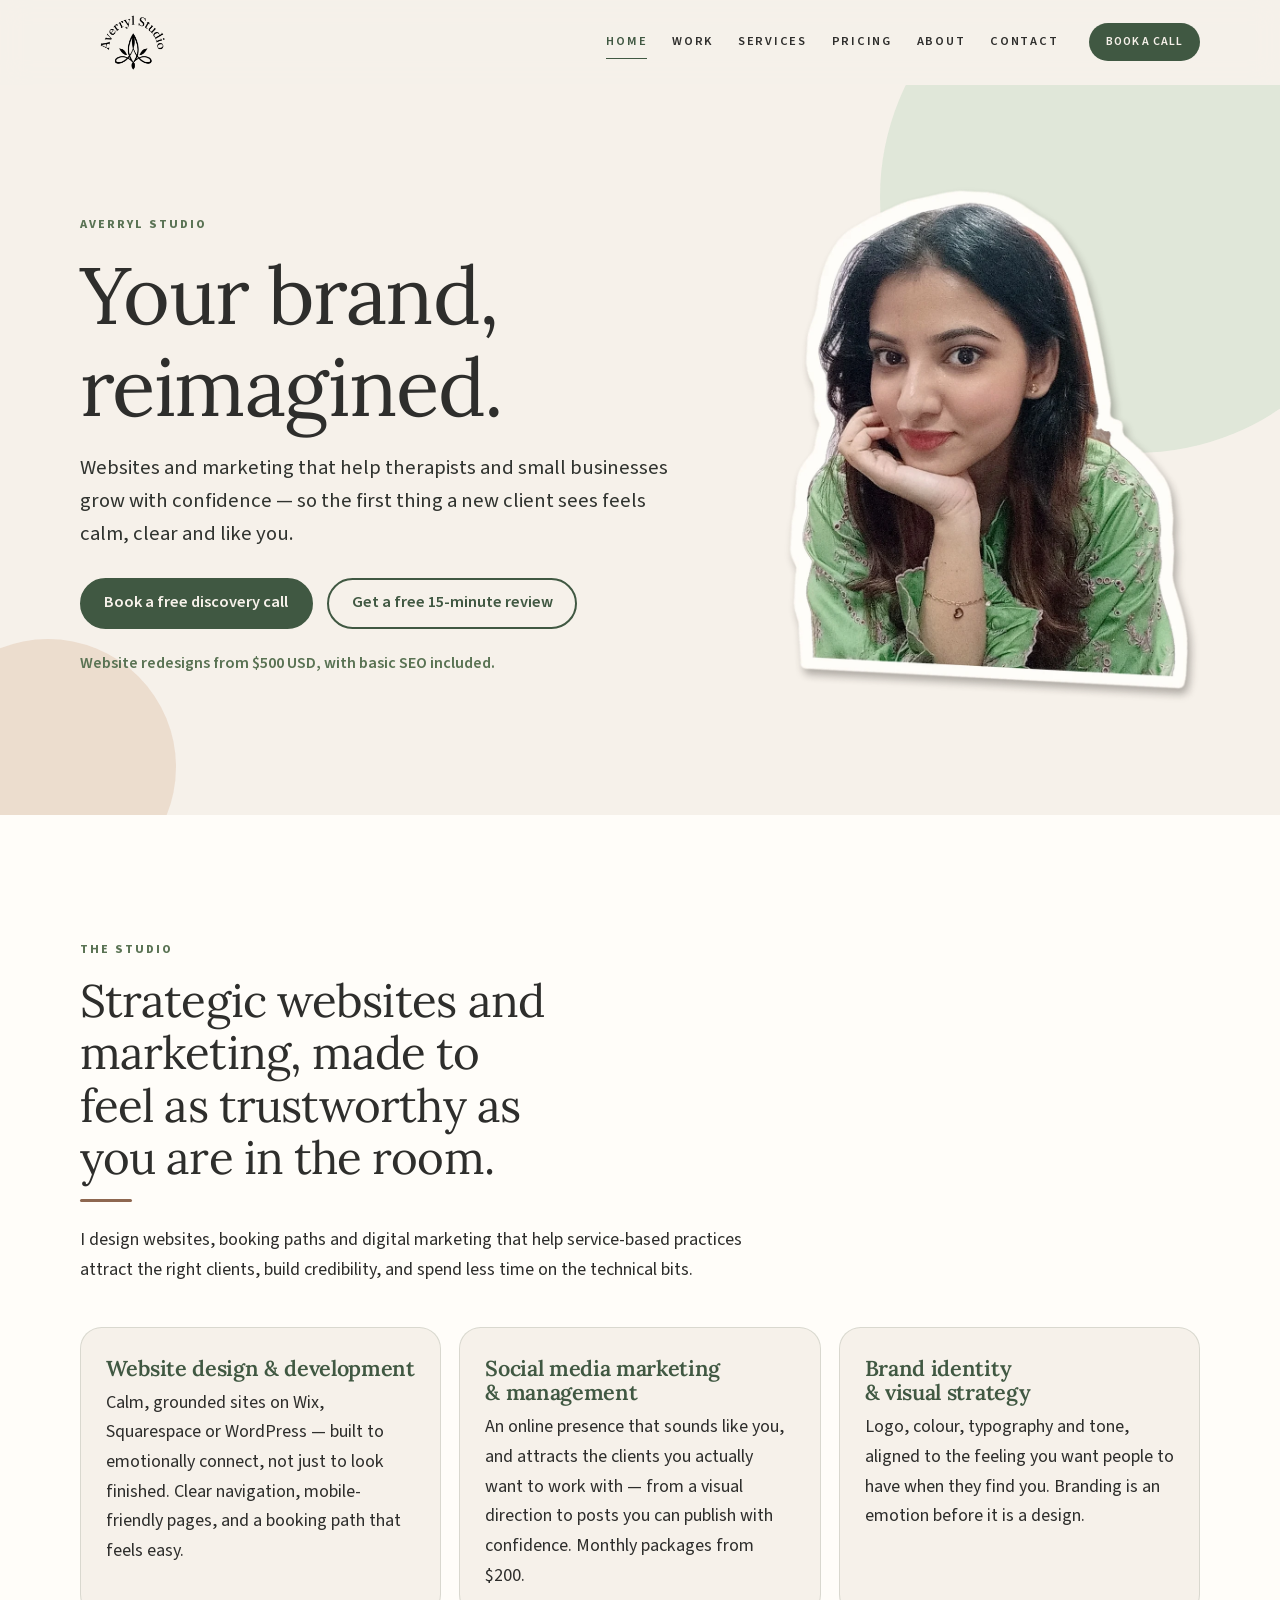
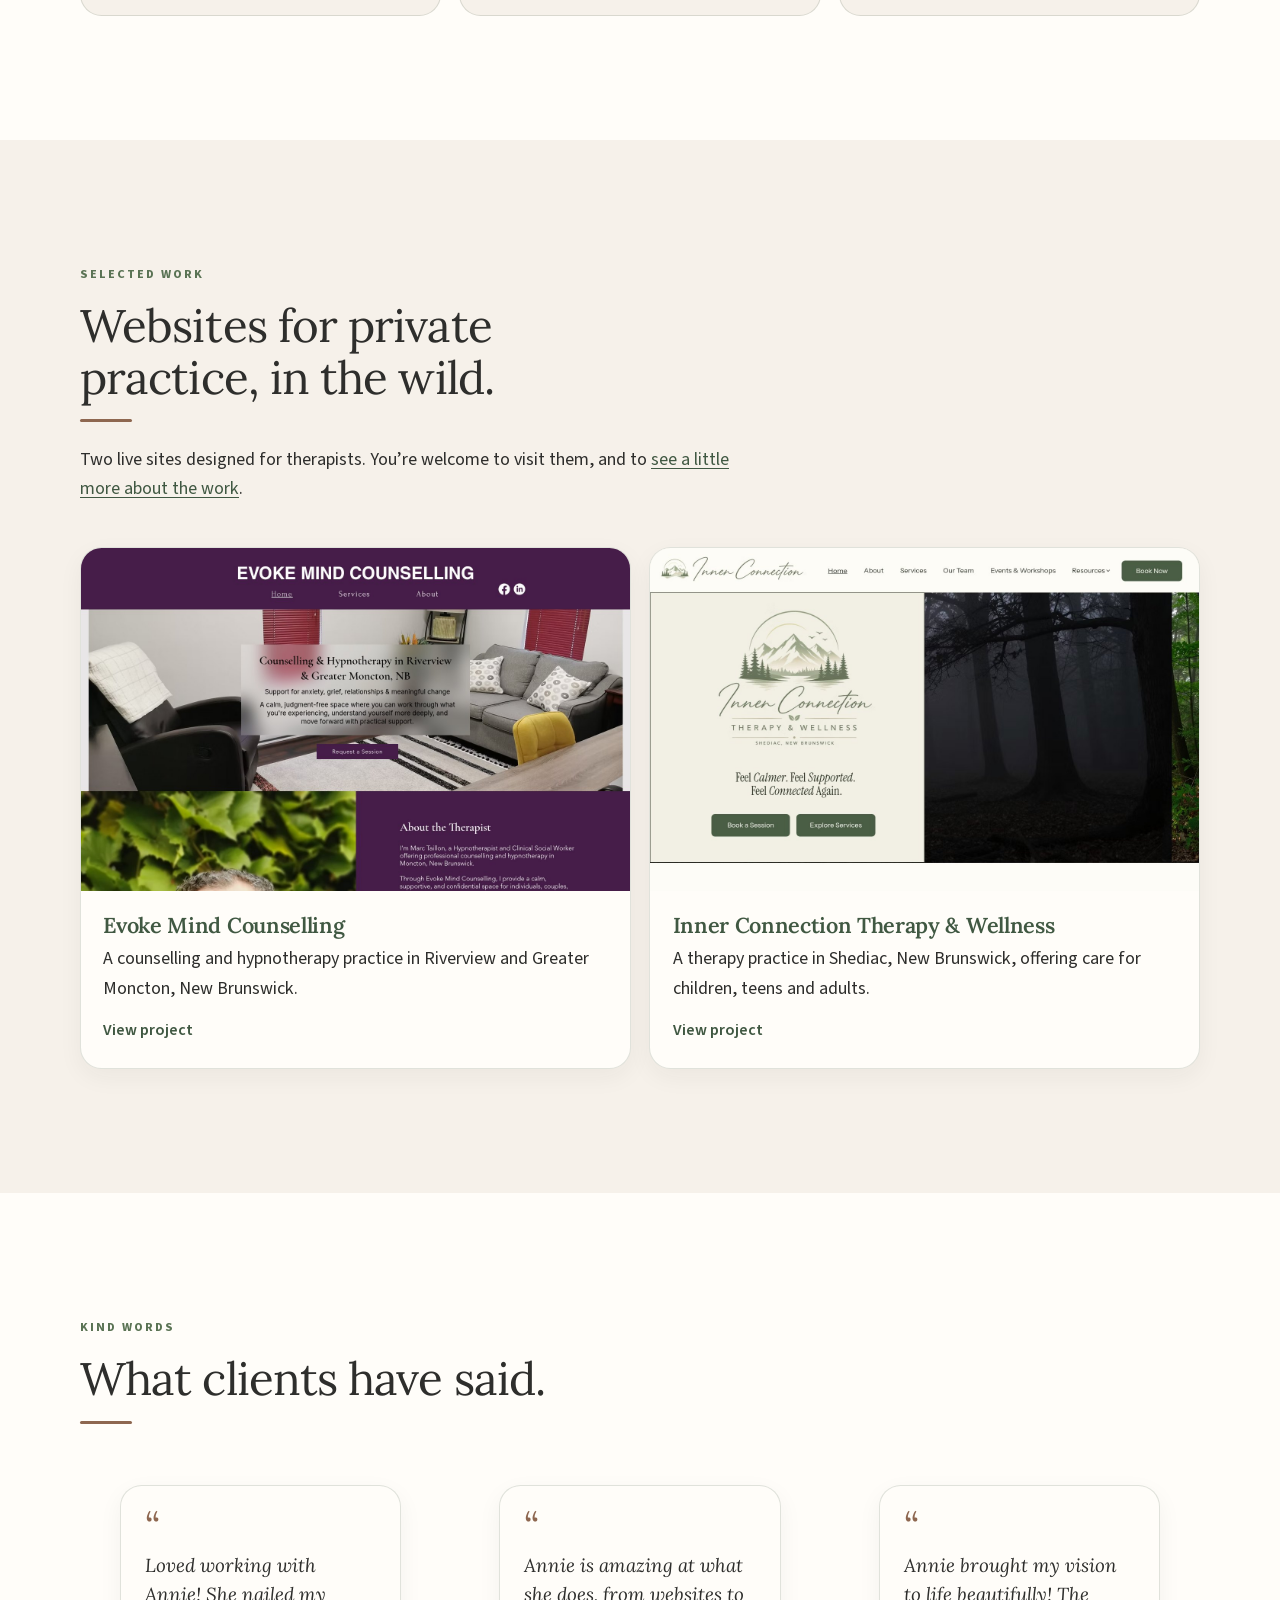
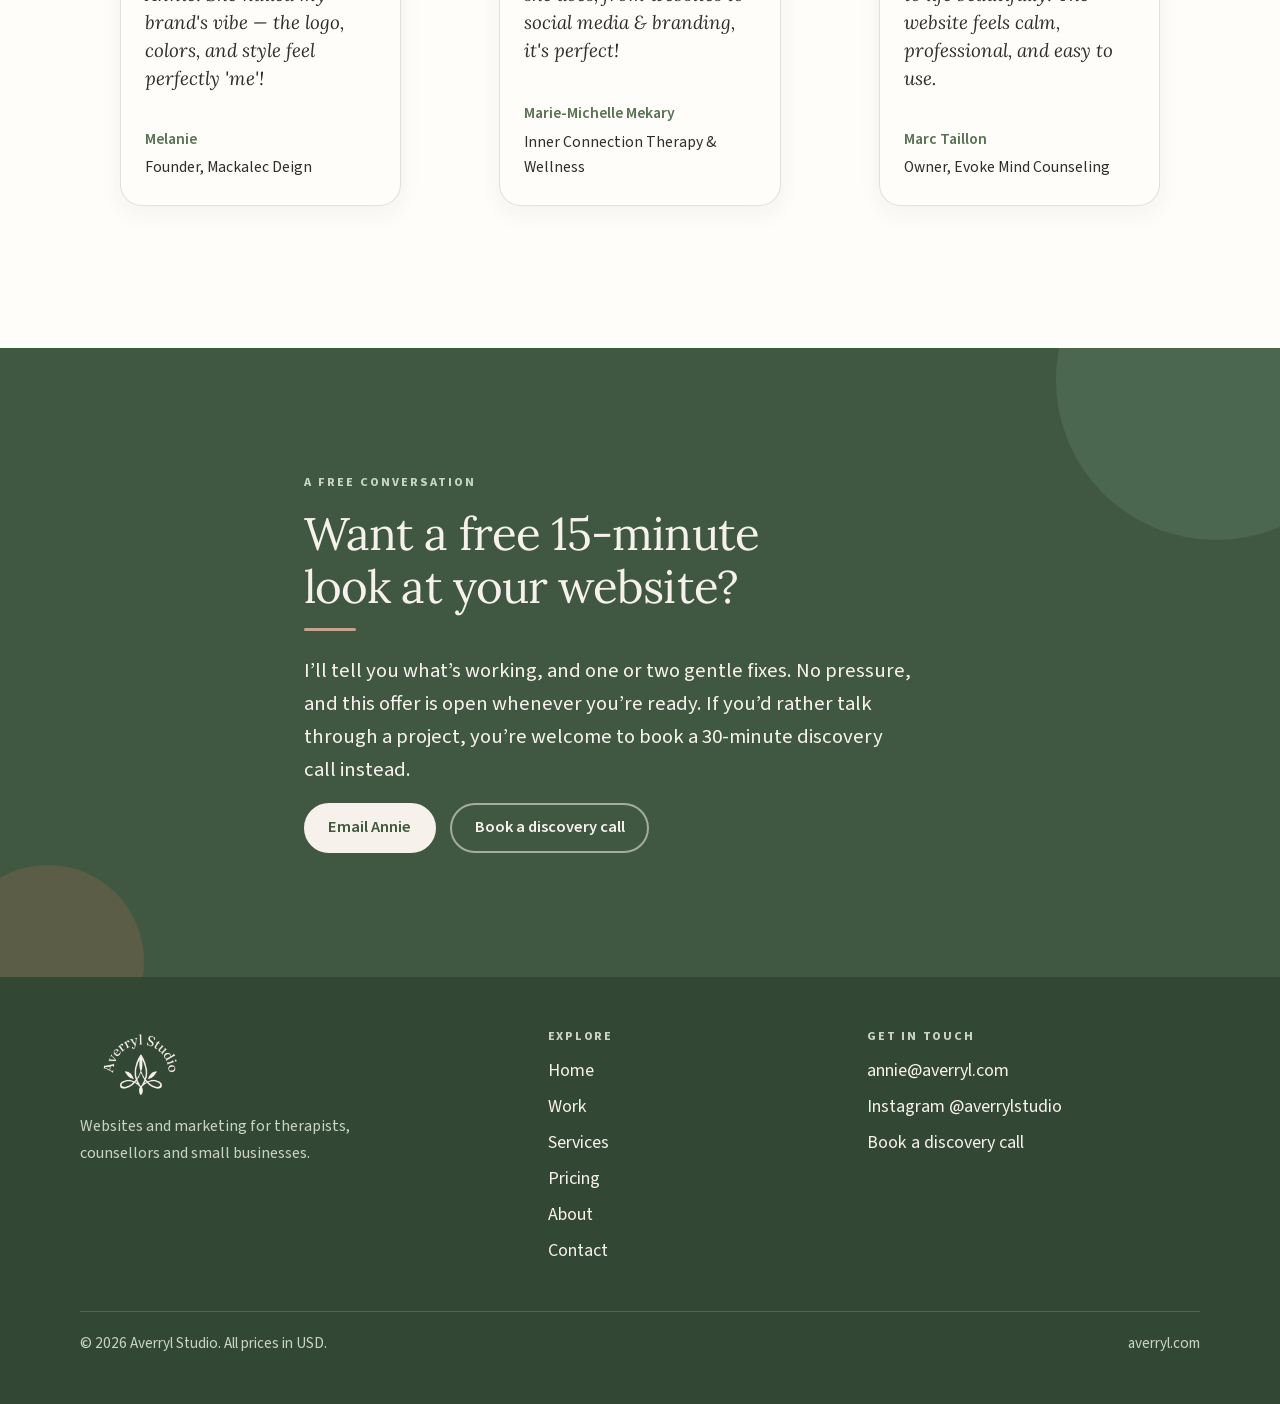
<file: index.html>
<!DOCTYPE html>
<html lang="en">
<head>
  <meta charset="utf-8">
  <meta name="viewport" content="width=device-width, initial-scale=1">
  <title>Averryl Studio | Your brand, reimagined.</title>
  <meta name="description" content="Website design, branding and marketing for therapists, counsellors and small businesses. Redesigns from $500, with basic SEO included. Book a free 15-minute website review or a discovery call.">
  <meta name="author" content="Annie Averryl, Averryl Studio">
  <meta name="theme-color" content="#405842">
  <link rel="canonical" href="https://averryl.com/">

  <meta property="og:type" content="website">
  <meta property="og:site_name" content="Averryl Studio">
  <meta property="og:locale" content="en_US">
  <meta property="og:url" content="https://averryl.com/">
  <meta property="og:title" content="Averryl Studio | Your brand, reimagined.">
  <meta property="og:description" content="Website design, branding and marketing for therapists, counsellors and small businesses. Redesigns from $500, with basic SEO included. Book a free 15-minute website review or a discovery call.">
  <meta property="og:image" content="https://averryl.com/assets/images/og-image.jpg">
  <meta property="og:image:width" content="1200">
  <meta property="og:image:height" content="630">
  <meta property="og:image:alt" content="Averryl Studio — Your brand, reimagined.">

  <meta name="twitter:card" content="summary_large_image">
  <meta name="twitter:title" content="Averryl Studio | Your brand, reimagined.">
  <meta name="twitter:description" content="Website design, branding and marketing for therapists, counsellors and small businesses. Redesigns from $500, with basic SEO included. Book a free 15-minute website review or a discovery call.">
  <meta name="twitter:image" content="https://averryl.com/assets/images/og-image.jpg">

  <link rel="icon" href="/assets/images/favicon.ico" sizes="any">
  <link rel="icon" href="/assets/images/favicon-32.png" type="image/png" sizes="32x32">
  <link rel="apple-touch-icon" href="/assets/images/apple-touch-icon.png">
  <link rel="manifest" href="/site.webmanifest">
  <link rel="stylesheet" href="/css/styles.css?v=20261112c">

  <script type="application/ld+json">
  {
    "@context": "https://schema.org",
    "@type": "ProfessionalService",
    "name": "Averryl Studio",
    "url": "https://averryl.com/",
    "email": "annie@averryl.com",
    "image": "https://averryl.com/assets/images/og-image.jpg",
    "logo": "https://averryl.com/assets/images/logo.png",
    "description": "Website design, redesign, branding and digital marketing for therapists, counsellors and small businesses.",
    "founder": { "@type": "Person", "name": "Annie Averryl" },
    "areaServed": "Worldwide",
    "sameAs": ["https://www.instagram.com/averrylstudio/"],
    "priceRange": "From $500 USD",
    "openingHoursSpecification": {
      "@type": "OpeningHoursSpecification",
      "dayOfWeek": ["Monday", "Tuesday", "Wednesday", "Thursday", "Friday"],
      "opens": "09:00",
      "closes": "17:00"
    }
  }
  </script>
</head>
<body>
  <a class="skip-link" href="#main">Skip to content</a>
  <header class="site-header">
    <div class="header-inner">
      <a class="brand" href="/index.html">
        <img src="/assets/images/logo-mark.png" width="392" height="230" alt="Averryl Studio">
      </a>
      <button class="menu-toggle" type="button" aria-expanded="false" aria-controls="site-nav" aria-label="Open menu">
        <span class="menu-toggle-bars" aria-hidden="true"></span>
      </button>
      <nav id="site-nav" class="nav" aria-label="Primary">
        <a href="/index.html" aria-current="page">Home</a>
        <a href="/work.html">Work</a>
        <a href="/services.html">Services</a>
        <a href="/pricing.html">Pricing</a>
        <a href="/about.html">About</a>
        <a href="/contact.html">Contact</a>
        <a class="nav-cta" href="https://calendly.com/averrylstudio/30min" target="_blank" rel="noopener noreferrer">Book a call</a>
      </nav>
    </div>
  </header>
  <main id="main">
    <section class="hero">
      <div class="hero-bg" aria-hidden="true">
        <span class="blob blob-a"></span>
        <span class="blob blob-b"></span>
      </div>
      <div class="hero-grid">
        <div class="hero-copy">
          <p class="eyebrow">Averryl Studio</p>
          <h1>Your brand, reimagined.</h1>
          <p class="lede">Websites and marketing that help therapists and small businesses grow with confidence — so the first thing a new client sees feels calm, clear and like you.</p>
          <div class="btn-row">
            <a class="btn btn-primary" href="https://calendly.com/averrylstudio/30min" target="_blank" rel="noopener noreferrer">Book a free discovery call</a>
            <a class="btn btn-secondary" href="mailto:annie@averryl.com?subject=Free%2015-minute%20website%20review">Get a free 15-minute review</a>
          </div>
          <p class="hero-note">Website redesigns from $500 USD, with basic SEO included.</p>
        </div>
        <div class="hero-portrait">
          <picture><source srcset="/assets/images/annie-scrapbook.webp" type="image/webp"><img class="scrapbook" src="/assets/images/annie-scrapbook.png" width="900" height="1115" alt="Annie Averryl, founder of Averryl Studio, smiling with her chin resting on her hand."></picture>
        </div>
      </div>
    </section>

    <section class="section band-white">
      <div class="wrap">
        <div class="section-head">
          <p class="eyebrow">The studio</p>
          <h2>Strategic websites and marketing, made to feel as trustworthy as you are in the room.</h2>
          <hr class="rule">
          <p>I design websites, booking paths and digital marketing that help service-based practices attract the right clients, build credibility, and spend less time on the technical bits.</p>
        </div>
        <div class="trio">
          <article class="card">
            <h3>Website design &amp; development</h3>
            <p>Calm, grounded sites on Wix, Squarespace or WordPress — built to emotionally connect, not just to look finished. Clear navigation, mobile-friendly pages, and a booking path that feels easy.</p>
          </article>
          <article class="card">
            <h3>Social media marketing &amp; management</h3>
            <p>An online presence that sounds like you, and attracts the clients you actually want to work with — from a visual direction to posts you can publish with confidence. Monthly packages from $200.</p>
          </article>
          <article class="card">
            <h3>Brand identity &amp; visual strategy</h3>
            <p>Logo, colour, typography and tone, aligned to the feeling you want people to have when they find you. Branding is an emotion before it is a design.</p>
          </article>
        </div>
      </div>
    </section>

    <section class="section">
      <div class="wrap">
        <div class="section-head">
          <p class="eyebrow">Selected work</p>
          <h2>Websites for private practice, in the wild.</h2>
          <hr class="rule">
          <p>Two live sites designed for therapists. You’re welcome to visit them, and to <a href="/work.html">see a little more about the work</a>.</p>
        </div>
        <div class="work-grid">
          <a class="work-card" href="/work.html#evoke-mind-counselling">
            <img src="/assets/images/work-evoke.jpg" width="1440" height="900" alt="Homepage of Evoke Mind Counselling, a counselling and hypnotherapy practice in Greater Moncton, New Brunswick.">
            <div class="work-body">
              <h3>Evoke Mind Counselling</h3>
              <p>A counselling and hypnotherapy practice in Riverview and Greater Moncton, New Brunswick.</p>
              <span class="more">View project</span>
            </div>
          </a>
          <a class="work-card" href="/work.html#inner-connection">
            <img src="/assets/images/work-inner.jpg" width="1440" height="900" alt="Homepage of Inner Connection Therapy and Wellness, a therapy practice in Shediac, New Brunswick.">
            <div class="work-body">
              <h3>Inner Connection Therapy &amp; Wellness</h3>
              <p>A therapy practice in Shediac, New Brunswick, offering care for children, teens and adults.</p>
              <span class="more">View project</span>
            </div>
          </a>
        </div>
      </div>
    </section>

    <section class="section band-white">
      <div class="wrap">
        <div class="section-head">
          <p class="eyebrow">Kind words</p>
          <h2>What clients have said.</h2>
          <hr class="rule">
        </div>
        <div class="quote-grid">
          <figure class="quote">
            <blockquote>
              <p>Loved working with Annie! She nailed my brand's vibe — the logo, colors, and style feel perfectly 'me'!</p>
            </blockquote>
            <footer>Melanie<span>Founder, Mackalec Deign</span></footer>
          </figure>
          <figure class="quote">
            <blockquote>
              <p>Annie is amazing at what she does, from websites to social media &amp; branding, it's perfect!</p>
            </blockquote>
            <footer>Marie-Michelle Mekary<span>Inner Connection Therapy &amp; Wellness</span></footer>
          </figure>
          <figure class="quote">
            <blockquote>
              <p>Annie brought my vision to life beautifully! The website feels calm, professional, and easy to use.</p>
            </blockquote>
            <footer>Marc Taillon<span>Owner, Evoke Mind Counseling</span></footer>
          </figure>
        </div>
      </div>
    </section>

    <section class="section review">
      <div class="wrap review-inner">
        <p class="eyebrow">A free conversation</p>
        <h2>Want a free 15-minute look at your website?</h2>
        <hr class="rule">
        <p class="lede">I’ll tell you what’s working, and one or two gentle fixes. No pressure, and this offer is open whenever you’re ready. If you’d rather talk through a project, you’re welcome to book a 30-minute discovery call instead.</p>
        <div class="btn-row">
          <a class="btn btn-on-dark" href="mailto:annie@averryl.com?subject=Free%2015-minute%20website%20review">Email Annie</a>
          <a class="btn btn-ghost-light" href="https://calendly.com/averrylstudio/30min" target="_blank" rel="noopener noreferrer">Book a discovery call</a>
        </div>
      </div>
    </section>

  </main>
  <footer class="site-footer">
    <div class="wrap">
      <div class="footer-grid">
        <div class="footer-brand">
          <img src="/assets/images/logo-mark-cream.png" width="392" height="230" alt="Averryl Studio">
          <p class="footer-tag">Websites and marketing for therapists, counsellors and small businesses.</p>
        </div>
        <div>
          <h2>Explore</h2>
          <ul>
            <li><a href="/index.html">Home</a></li>
            <li><a href="/work.html">Work</a></li>
            <li><a href="/services.html">Services</a></li>
            <li><a href="/pricing.html">Pricing</a></li>
            <li><a href="/about.html">About</a></li>
            <li><a href="/contact.html">Contact</a></li>
          </ul>
        </div>
        <div>
          <h2>Get in touch</h2>
          <ul>
            <li><a href="mailto:annie@averryl.com">annie@averryl.com</a></li>
            <li><a href="https://www.instagram.com/averrylstudio/" target="_blank" rel="noopener noreferrer">Instagram @averrylstudio</a></li>
            <li><a href="https://calendly.com/averrylstudio/30min" target="_blank" rel="noopener noreferrer">Book a discovery call</a></li>
          </ul>
        </div>
      </div>
      <div class="footer-bottom">
        <p>© 2026 Averryl Studio. All prices in USD.</p>
        <p>averryl.com</p>
      </div>
    </div>
  </footer>
  <script src="/js/main.js"></script>
</body>
</html>
</file>
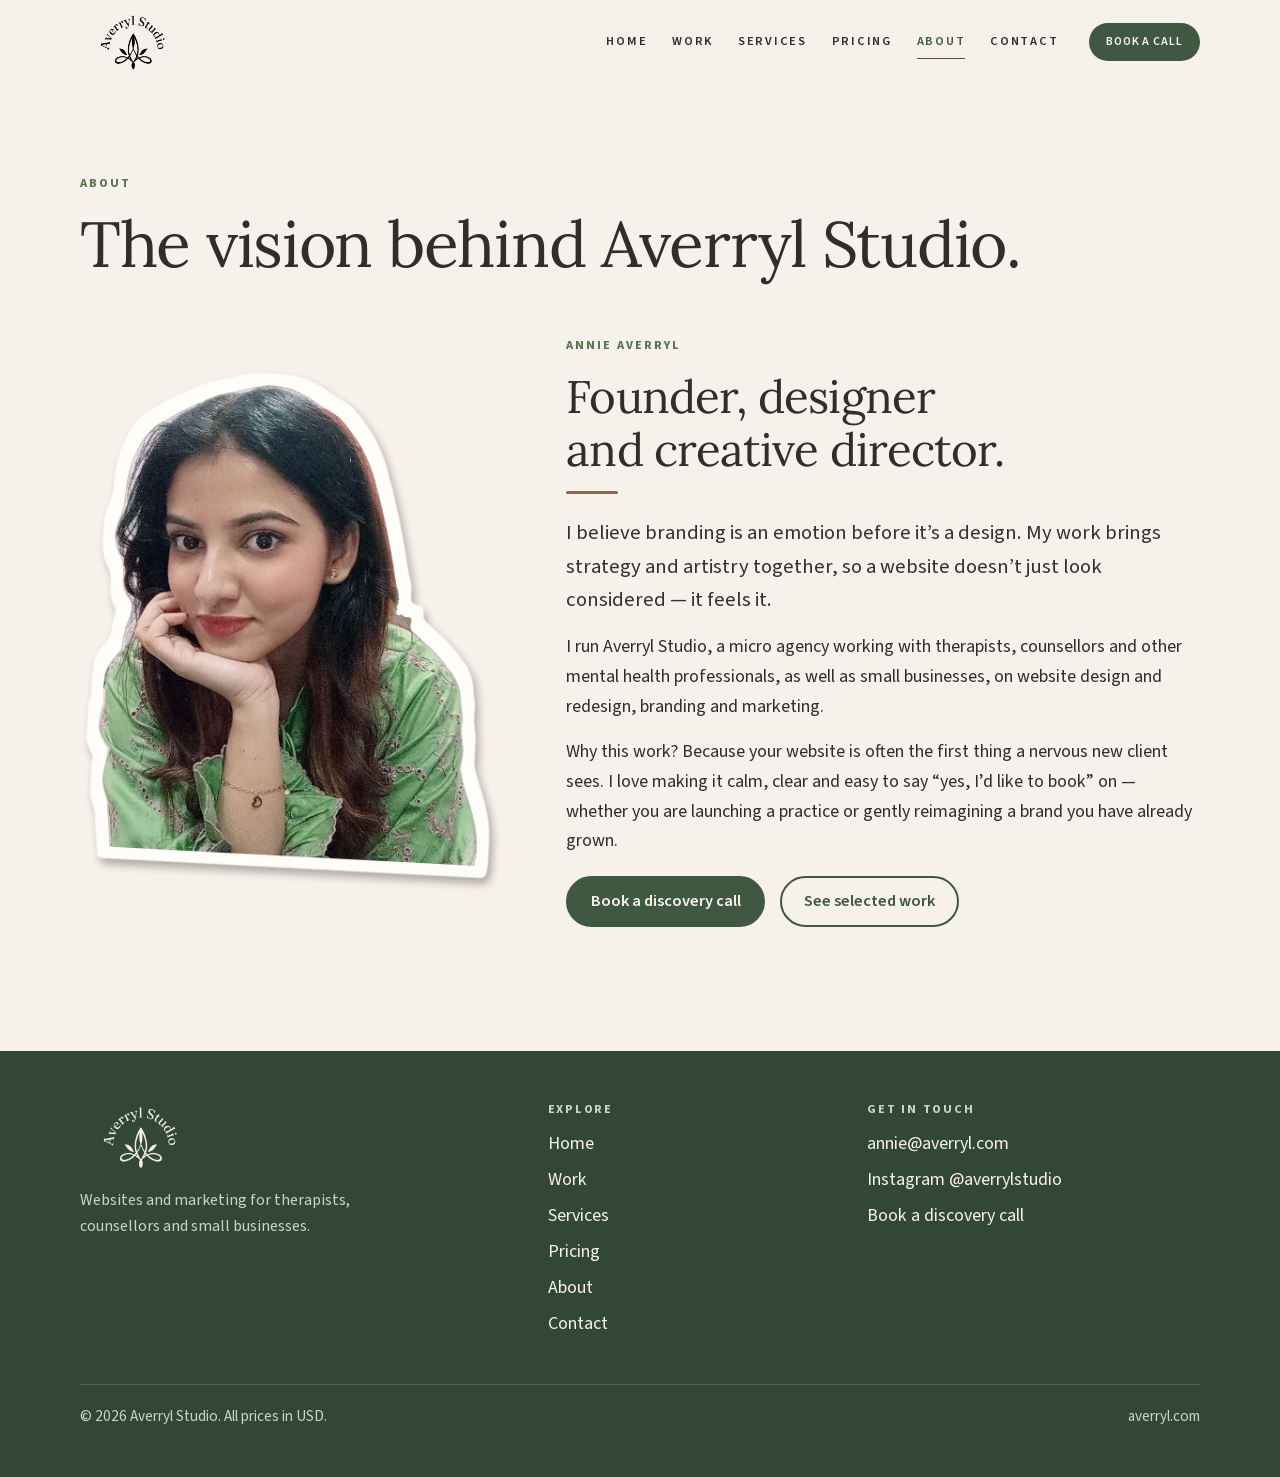
<file: about.html>
<!DOCTYPE html>
<html lang="en">
<head>
  <meta charset="utf-8">
  <meta name="viewport" content="width=device-width, initial-scale=1">
  <title>About Annie Averryl | Averryl Studio</title>
  <meta name="description" content="Annie Averryl is the founder, designer and creative director of Averryl Studio. She believes branding is an emotion before it’s a design.">
  <meta name="author" content="Annie Averryl, Averryl Studio">
  <meta name="theme-color" content="#405842">
  <link rel="canonical" href="https://averryl.com/about.html">

  <meta property="og:type" content="website">
  <meta property="og:site_name" content="Averryl Studio">
  <meta property="og:locale" content="en_US">
  <meta property="og:url" content="https://averryl.com/about.html">
  <meta property="og:title" content="About Annie Averryl | Averryl Studio">
  <meta property="og:description" content="Annie Averryl is the founder, designer and creative director of Averryl Studio. She believes branding is an emotion before it’s a design.">
  <meta property="og:image" content="https://averryl.com/assets/images/og-image.jpg">
  <meta property="og:image:width" content="1200">
  <meta property="og:image:height" content="630">
  <meta property="og:image:alt" content="Averryl Studio — Your brand, reimagined.">

  <meta name="twitter:card" content="summary_large_image">
  <meta name="twitter:title" content="About Annie Averryl | Averryl Studio">
  <meta name="twitter:description" content="Annie Averryl is the founder, designer and creative director of Averryl Studio. She believes branding is an emotion before it’s a design.">
  <meta name="twitter:image" content="https://averryl.com/assets/images/og-image.jpg">

  <link rel="icon" href="/assets/images/favicon.ico" sizes="any">
  <link rel="icon" href="/assets/images/favicon-32.png" type="image/png" sizes="32x32">
  <link rel="apple-touch-icon" href="/assets/images/apple-touch-icon.png">
  <link rel="manifest" href="/site.webmanifest">
  <link rel="stylesheet" href="/css/styles.css?v=20261112c">

</head>
<body>
  <a class="skip-link" href="#main">Skip to content</a>
  <header class="site-header">
    <div class="header-inner">
      <a class="brand" href="/index.html">
        <img src="/assets/images/logo-mark.png" width="392" height="230" alt="Averryl Studio">
      </a>
      <button class="menu-toggle" type="button" aria-expanded="false" aria-controls="site-nav" aria-label="Open menu">
        <span class="menu-toggle-bars" aria-hidden="true"></span>
      </button>
      <nav id="site-nav" class="nav" aria-label="Primary">
        <a href="/index.html">Home</a>
        <a href="/work.html">Work</a>
        <a href="/services.html">Services</a>
        <a href="/pricing.html">Pricing</a>
        <a href="/about.html" aria-current="page">About</a>
        <a href="/contact.html">Contact</a>
        <a class="nav-cta" href="https://calendly.com/averrylstudio/30min" target="_blank" rel="noopener noreferrer">Book a call</a>
      </nav>
    </div>
  </header>
  <main id="main">
    <header class="page-hero">
      <div class="wrap">
        <p class="eyebrow">About</p>
        <h1>The vision behind Averryl Studio.</h1>
      </div>
    </header>

    <section class="section" style="padding-top: 0;">
      <div class="wrap about-grid">
        <div class="about-photo">
          <picture><source srcset="/assets/images/annie-scrapbook.webp" type="image/webp"><img class="scrapbook" src="/assets/images/annie-scrapbook.png" width="900" height="1115" alt="Annie Averryl, smiling, wearing a green embroidered top, with her chin resting on her hand."></picture>
        </div>
        <div class="about-copy">
          <p class="eyebrow">Annie Averryl</p>
          <h2>Founder, designer and creative director.</h2>
          <hr class="rule">
          <p class="lede">I believe branding is an emotion before it’s a design. My work brings strategy and artistry together, so a website doesn’t just look considered — it feels it.</p>
          <p>I run Averryl Studio, a micro agency working with therapists, counsellors and other mental health professionals, as well as small businesses, on website design and redesign, branding and marketing.</p>
          <p>Why this work? Because your website is often the first thing a nervous new client sees. I love making it calm, clear and easy to say “yes, I’d like to book” on — whether you are launching a practice or gently reimagining a brand you have already grown.</p>
          <div class="btn-row" style="margin-top: 1.25rem;">
            <a class="btn btn-primary" href="https://calendly.com/averrylstudio/30min" target="_blank" rel="noopener noreferrer">Book a discovery call</a>
            <a class="btn btn-secondary" href="/work.html">See selected work</a>
          </div>
        </div>
      </div>
    </section>

  </main>
  <footer class="site-footer">
    <div class="wrap">
      <div class="footer-grid">
        <div class="footer-brand">
          <img src="/assets/images/logo-mark-cream.png" width="392" height="230" alt="Averryl Studio">
          <p class="footer-tag">Websites and marketing for therapists, counsellors and small businesses.</p>
        </div>
        <div>
          <h2>Explore</h2>
          <ul>
            <li><a href="/index.html">Home</a></li>
            <li><a href="/work.html">Work</a></li>
            <li><a href="/services.html">Services</a></li>
            <li><a href="/pricing.html">Pricing</a></li>
            <li><a href="/about.html">About</a></li>
            <li><a href="/contact.html">Contact</a></li>
          </ul>
        </div>
        <div>
          <h2>Get in touch</h2>
          <ul>
            <li><a href="mailto:annie@averryl.com">annie@averryl.com</a></li>
            <li><a href="https://www.instagram.com/averrylstudio/" target="_blank" rel="noopener noreferrer">Instagram @averrylstudio</a></li>
            <li><a href="https://calendly.com/averrylstudio/30min" target="_blank" rel="noopener noreferrer">Book a discovery call</a></li>
          </ul>
        </div>
      </div>
      <div class="footer-bottom">
        <p>© 2026 Averryl Studio. All prices in USD.</p>
        <p>averryl.com</p>
      </div>
    </div>
  </footer>
  <script src="/js/main.js"></script>
</body>
</html>
</file>
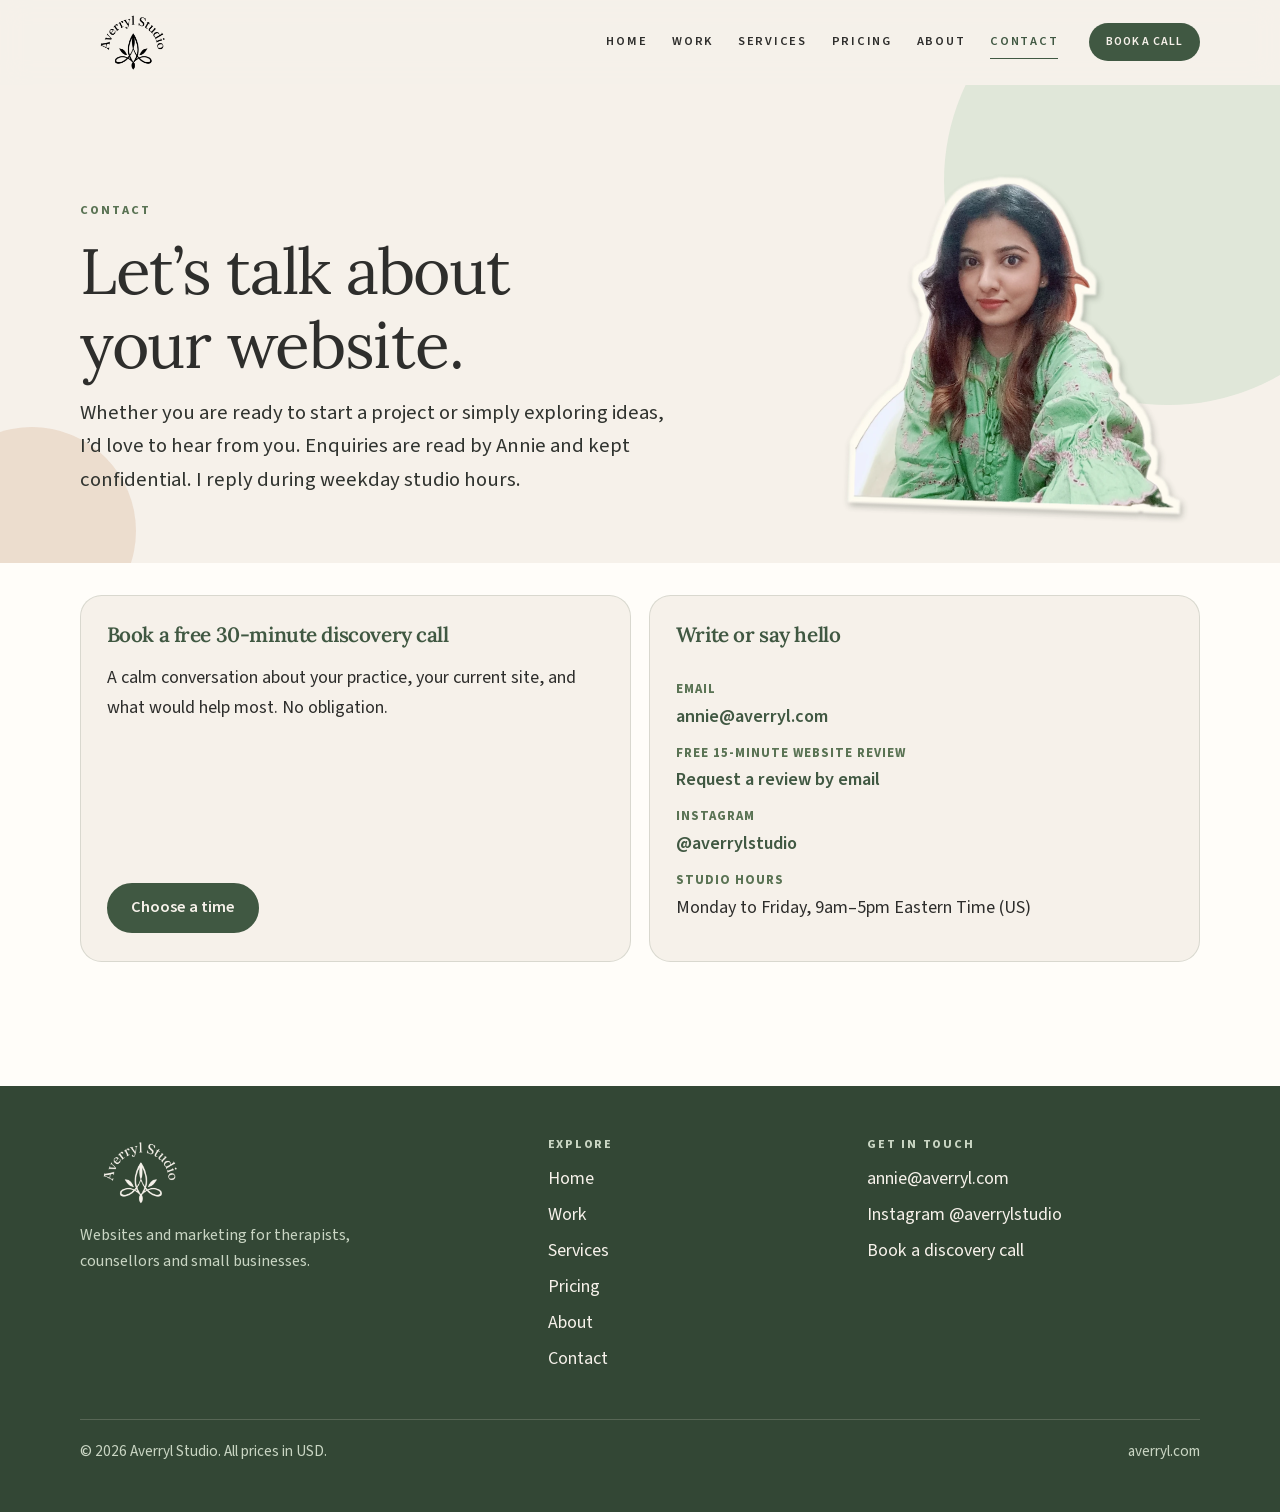
<file: contact.html>
<!DOCTYPE html>
<html lang="en">
<head>
  <meta charset="utf-8">
  <meta name="viewport" content="width=device-width, initial-scale=1">
  <title>Contact | Averryl Studio</title>
  <meta name="description" content="Email annie@averryl.com or book a free 30-minute discovery call. Free 15-minute website reviews are also available. Studio hours: Monday to Friday, 9am–5pm Eastern Time.">
  <meta name="author" content="Annie Averryl, Averryl Studio">
  <meta name="theme-color" content="#405842">
  <link rel="canonical" href="https://averryl.com/contact.html">

  <meta property="og:type" content="website">
  <meta property="og:site_name" content="Averryl Studio">
  <meta property="og:locale" content="en_US">
  <meta property="og:url" content="https://averryl.com/contact.html">
  <meta property="og:title" content="Contact | Averryl Studio">
  <meta property="og:description" content="Email annie@averryl.com or book a free 30-minute discovery call. Free 15-minute website reviews are also available. Studio hours: Monday to Friday, 9am–5pm Eastern Time.">
  <meta property="og:image" content="https://averryl.com/assets/images/og-image.jpg">
  <meta property="og:image:width" content="1200">
  <meta property="og:image:height" content="630">
  <meta property="og:image:alt" content="Averryl Studio — Your brand, reimagined.">

  <meta name="twitter:card" content="summary_large_image">
  <meta name="twitter:title" content="Contact | Averryl Studio">
  <meta name="twitter:description" content="Email annie@averryl.com or book a free 30-minute discovery call. Free 15-minute website reviews are also available. Studio hours: Monday to Friday, 9am–5pm Eastern Time.">
  <meta name="twitter:image" content="https://averryl.com/assets/images/og-image.jpg">

  <link rel="icon" href="/assets/images/favicon.ico" sizes="any">
  <link rel="icon" href="/assets/images/favicon-32.png" type="image/png" sizes="32x32">
  <link rel="apple-touch-icon" href="/assets/images/apple-touch-icon.png">
  <link rel="manifest" href="/site.webmanifest">
  <link rel="stylesheet" href="/css/styles.css?v=20261112c">

</head>
<body>
  <a class="skip-link" href="#main">Skip to content</a>
  <header class="site-header">
    <div class="header-inner">
      <a class="brand" href="/index.html">
        <img src="/assets/images/logo-mark.png" width="392" height="230" alt="Averryl Studio">
      </a>
      <button class="menu-toggle" type="button" aria-expanded="false" aria-controls="site-nav" aria-label="Open menu">
        <span class="menu-toggle-bars" aria-hidden="true"></span>
      </button>
      <nav id="site-nav" class="nav" aria-label="Primary">
        <a href="/index.html">Home</a>
        <a href="/work.html">Work</a>
        <a href="/services.html">Services</a>
        <a href="/pricing.html">Pricing</a>
        <a href="/about.html">About</a>
        <a href="/contact.html" aria-current="page">Contact</a>
        <a class="nav-cta" href="https://calendly.com/averrylstudio/30min" target="_blank" rel="noopener noreferrer">Book a call</a>
      </nav>
    </div>
  </header>
  <main id="main">
    <header class="page-hero has-circles">
      <div class="wrap hero-split">
        <div>
          <p class="eyebrow">Contact</p>
          <h1>Let’s talk about your website.</h1>
          <p class="lede">Whether you are ready to start a project or simply exploring ideas, I’d love to hear from you. Enquiries are read by Annie and kept confidential. I reply during weekday studio hours.</p>
        </div>
        <div class="side-portrait">
          <picture><source srcset="/assets/images/annie-hello.webp" type="image/webp"><img src="/assets/images/annie-hello.png" width="900" height="895" loading="lazy" alt="Annie Averryl smiling, wearing a green embroidered top."></picture>
        </div>
      </div>
    </header>

    <section class="section band-white" style="padding-top: 2rem;">
      <div class="wrap">
        <div class="contact-grid">
          <article class="contact-card">
            <h2 style="font-size:1.3rem;font-weight:600;color:var(--forest)">Book a free 30-minute discovery call</h2>
            <p>A calm conversation about your practice, your current site, and what would help most. No obligation.</p>
            <a class="btn btn-primary" href="https://calendly.com/averrylstudio/30min" target="_blank" rel="noopener noreferrer">Choose a time</a>
          </article>
          <article class="contact-card">
            <h2 style="font-size:1.3rem;font-weight:600;color:var(--forest)">Write or say hello</h2>
            <ul class="contact-list">
              <li>
                <span class="contact-label">Email</span>
                <a href="mailto:annie@averryl.com">annie@averryl.com</a>
              </li>
              <li>
                <span class="contact-label">Free 15-minute website review</span>
                <a href="mailto:annie@averryl.com?subject=Free%2015-minute%20website%20review">Request a review by email</a>
              </li>
              <li>
                <span class="contact-label">Instagram</span>
                <a href="https://www.instagram.com/averrylstudio/" target="_blank" rel="noopener noreferrer">@averrylstudio</a>
              </li>
              <li>
                <span class="contact-label">Studio hours</span>
                Monday to Friday, 9am–5pm Eastern Time (US)
              </li>
            </ul>
          </article>
        </div>
      </div>
    </section>

  </main>
  <footer class="site-footer">
    <div class="wrap">
      <div class="footer-grid">
        <div class="footer-brand">
          <img src="/assets/images/logo-mark-cream.png" width="392" height="230" alt="Averryl Studio">
          <p class="footer-tag">Websites and marketing for therapists, counsellors and small businesses.</p>
        </div>
        <div>
          <h2>Explore</h2>
          <ul>
            <li><a href="/index.html">Home</a></li>
            <li><a href="/work.html">Work</a></li>
            <li><a href="/services.html">Services</a></li>
            <li><a href="/pricing.html">Pricing</a></li>
            <li><a href="/about.html">About</a></li>
            <li><a href="/contact.html">Contact</a></li>
          </ul>
        </div>
        <div>
          <h2>Get in touch</h2>
          <ul>
            <li><a href="mailto:annie@averryl.com">annie@averryl.com</a></li>
            <li><a href="https://www.instagram.com/averrylstudio/" target="_blank" rel="noopener noreferrer">Instagram @averrylstudio</a></li>
            <li><a href="https://calendly.com/averrylstudio/30min" target="_blank" rel="noopener noreferrer">Book a discovery call</a></li>
          </ul>
        </div>
      </div>
      <div class="footer-bottom">
        <p>© 2026 Averryl Studio. All prices in USD.</p>
        <p>averryl.com</p>
      </div>
    </div>
  </footer>
  <script src="/js/main.js"></script>
</body>
</html>
</file>
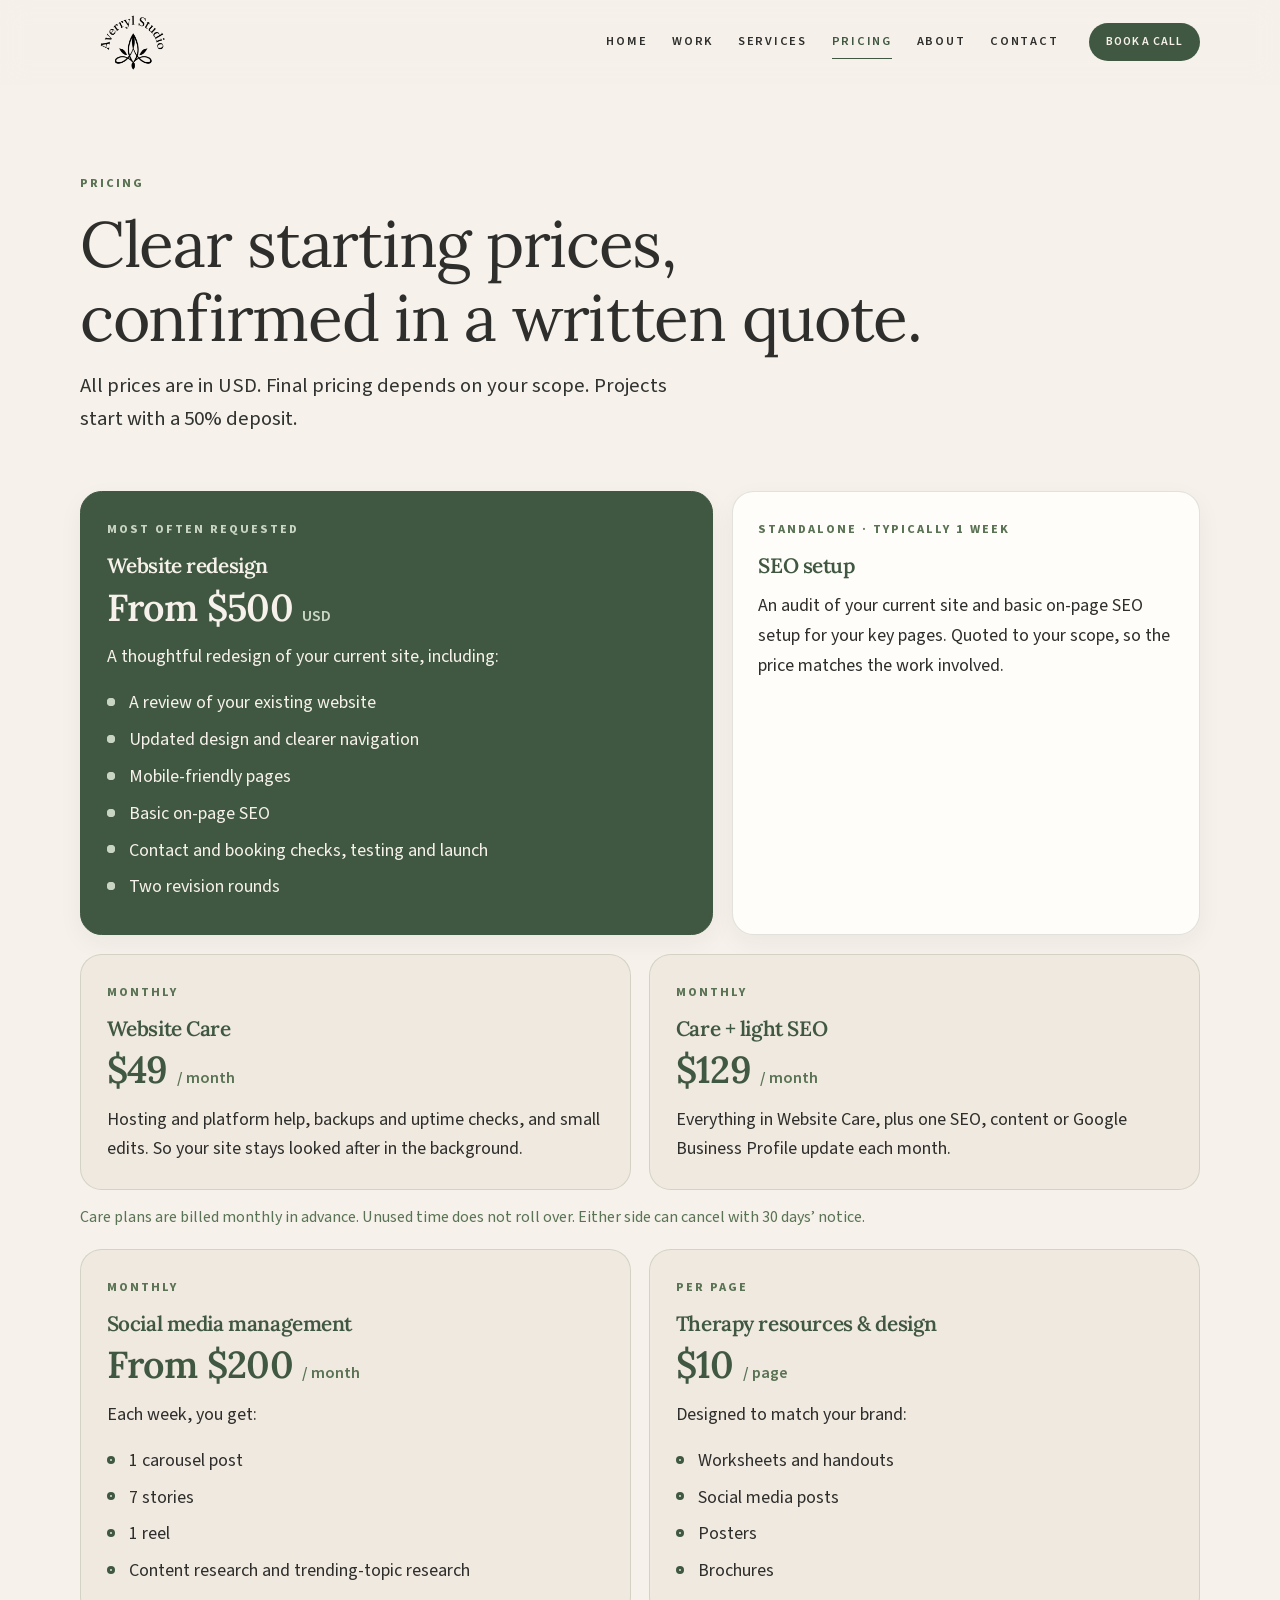
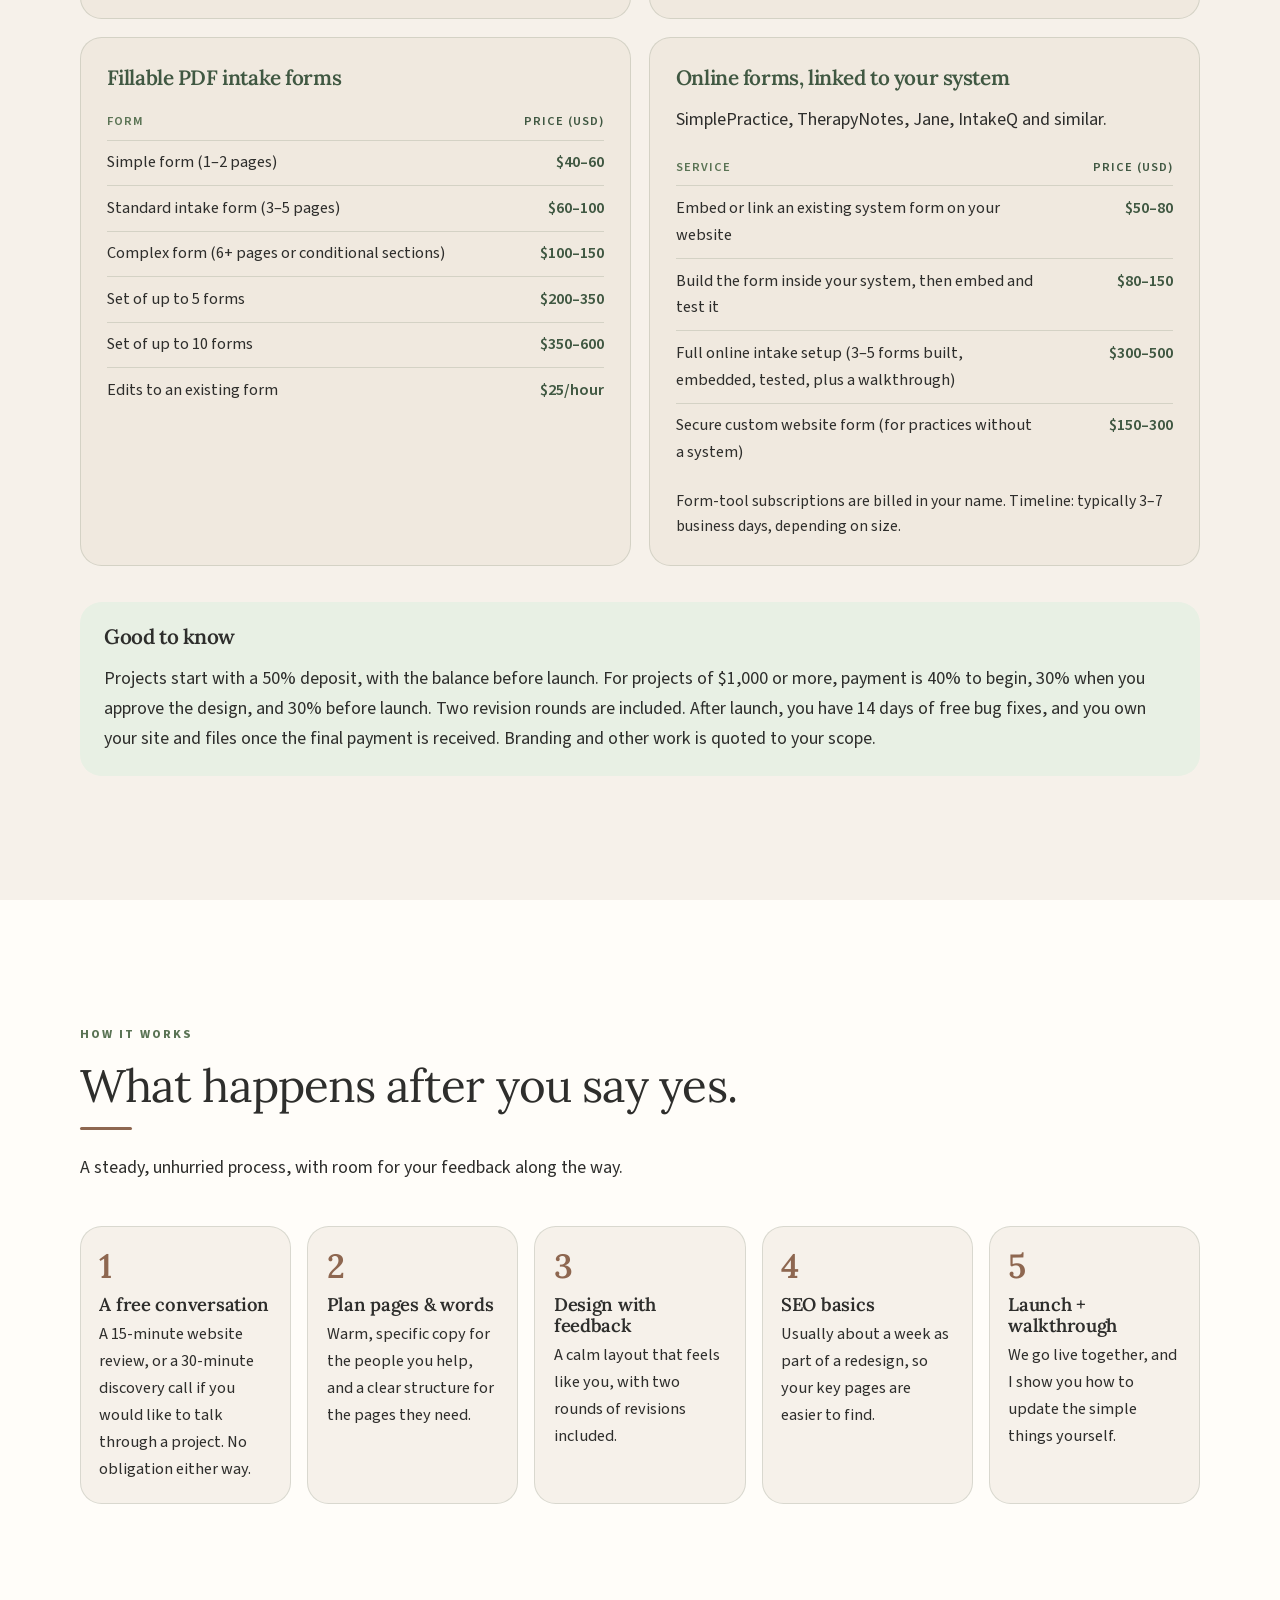
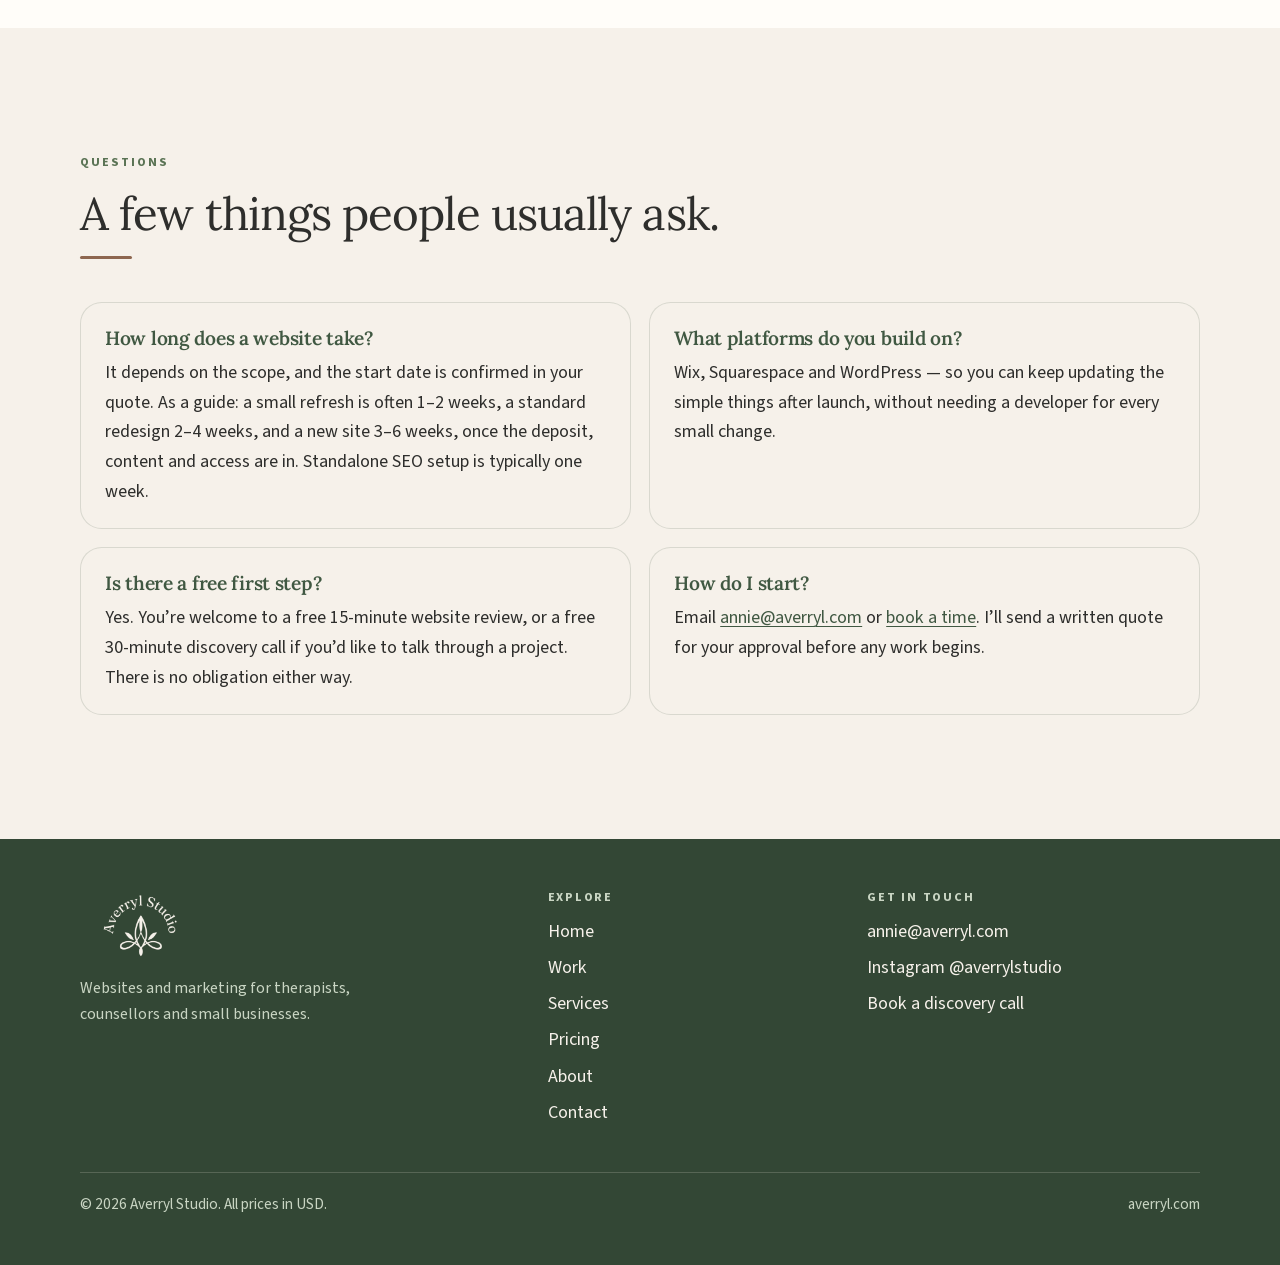
<file: pricing.html>
<!DOCTYPE html>
<html lang="en">
<head>
  <meta charset="utf-8">
  <meta name="viewport" content="width=device-width, initial-scale=1">
  <title>Pricing | Averryl Studio</title>
  <meta name="description" content="Clear starting prices in USD. Website redesigns from $500 with basic SEO included, monthly care plans from $49, and intake form pricing. Projects start with a 50% deposit.">
  <meta name="author" content="Annie Averryl, Averryl Studio">
  <meta name="theme-color" content="#405842">
  <link rel="canonical" href="https://averryl.com/pricing.html">

  <meta property="og:type" content="website">
  <meta property="og:site_name" content="Averryl Studio">
  <meta property="og:locale" content="en_US">
  <meta property="og:url" content="https://averryl.com/pricing.html">
  <meta property="og:title" content="Pricing | Averryl Studio">
  <meta property="og:description" content="Clear starting prices in USD. Website redesigns from $500 with basic SEO included, monthly care plans from $49, and intake form pricing. Projects start with a 50% deposit.">
  <meta property="og:image" content="https://averryl.com/assets/images/og-image.jpg">
  <meta property="og:image:width" content="1200">
  <meta property="og:image:height" content="630">
  <meta property="og:image:alt" content="Averryl Studio — Your brand, reimagined.">

  <meta name="twitter:card" content="summary_large_image">
  <meta name="twitter:title" content="Pricing | Averryl Studio">
  <meta name="twitter:description" content="Clear starting prices in USD. Website redesigns from $500 with basic SEO included, monthly care plans from $49, and intake form pricing. Projects start with a 50% deposit.">
  <meta name="twitter:image" content="https://averryl.com/assets/images/og-image.jpg">

  <link rel="icon" href="/assets/images/favicon.ico" sizes="any">
  <link rel="icon" href="/assets/images/favicon-32.png" type="image/png" sizes="32x32">
  <link rel="apple-touch-icon" href="/assets/images/apple-touch-icon.png">
  <link rel="manifest" href="/site.webmanifest">
  <link rel="stylesheet" href="/css/styles.css?v=20261112c">

</head>
<body>
  <a class="skip-link" href="#main">Skip to content</a>
  <header class="site-header">
    <div class="header-inner">
      <a class="brand" href="/index.html">
        <img src="/assets/images/logo-mark.png" width="392" height="230" alt="Averryl Studio">
      </a>
      <button class="menu-toggle" type="button" aria-expanded="false" aria-controls="site-nav" aria-label="Open menu">
        <span class="menu-toggle-bars" aria-hidden="true"></span>
      </button>
      <nav id="site-nav" class="nav" aria-label="Primary">
        <a href="/index.html">Home</a>
        <a href="/work.html">Work</a>
        <a href="/services.html">Services</a>
        <a href="/pricing.html" aria-current="page">Pricing</a>
        <a href="/about.html">About</a>
        <a href="/contact.html">Contact</a>
        <a class="nav-cta" href="https://calendly.com/averrylstudio/30min" target="_blank" rel="noopener noreferrer">Book a call</a>
      </nav>
    </div>
  </header>
  <main id="main">
    <header class="page-hero">
      <div class="wrap">
        <p class="eyebrow">Pricing</p>
        <h1>Clear starting prices, confirmed in a written quote.</h1>
        <p class="lede">All prices are in USD. Final pricing depends on your scope. Projects start with a 50% deposit.</p>
      </div>
    </header>

    <section class="section" style="padding-top: 1rem;">
      <div class="wrap">
        <div class="price-grid">
          <article class="price-card featured">
            <p class="eyebrow">Most often requested</p>
            <h2 class="h3-reset" style="font-size:1.3rem;font-weight:600;margin:0 0 0.45rem;color:var(--cream)">Website redesign</h2>
            <p class="price">From $500 <span>USD</span></p>
            <p>A thoughtful redesign of your current site, including:</p>
            <ul>
              <li>A review of your existing website</li>
              <li>Updated design and clearer navigation</li>
              <li>Mobile-friendly pages</li>
              <li>Basic on-page SEO</li>
              <li>Contact and booking checks, testing and launch</li>
              <li>Two revision rounds</li>
            </ul>
          </article>
          <article class="price-card">
            <p class="eyebrow">Standalone · typically 1 week</p>
            <h2 style="font-size:1.3rem;font-weight:600;margin:0 0 0.8rem;color:var(--forest)">SEO setup</h2>
            <p>An audit of your current site and basic on-page SEO setup for your key pages. Quoted to your scope, so the price matches the work involved.</p>
          </article>
        </div>

        <div class="care-grid" id="care">
          <article class="price-card">
            <p class="eyebrow">Monthly</p>
            <h2 style="font-size:1.3rem;font-weight:600;margin:0 0 0.45rem;color:var(--forest)">Website Care</h2>
            <p class="price">$49 <span>/ month</span></p>
            <p>Hosting and platform help, backups and uptime checks, and small edits. So your site stays looked after in the background.</p>
          </article>
          <article class="price-card">
            <p class="eyebrow">Monthly</p>
            <h2 style="font-size:1.3rem;font-weight:600;margin:0 0 0.45rem;color:var(--forest)">Care + light SEO</h2>
            <p class="price">$129 <span>/ month</span></p>
            <p>Everything in Website Care, plus one SEO, content or Google Business Profile update each month.</p>
          </article>
        </div>
        <p class="muted">Care plans are billed monthly in advance. Unused time does not roll over. Either side can cancel with 30 days’ notice.</p>

        <div class="care-grid" id="social-media">
          <article class="price-card">
            <p class="eyebrow">Monthly</p>
            <h2 style="font-size:1.3rem;font-weight:600;margin:0 0 0.45rem;color:var(--forest)">Social media management</h2>
            <p class="price">From $200 <span>/ month</span></p>
            <p>Each week, you get:</p>
            <ul>
              <li>1 carousel post</li>
              <li>7 stories</li>
              <li>1 reel</li>
              <li>Content research and trending-topic research</li>
            </ul>
          </article>
          <article class="price-card" id="design-resources">
            <p class="eyebrow">Per page</p>
            <h2 style="font-size:1.3rem;font-weight:600;margin:0 0 0.45rem;color:var(--forest)">Therapy resources &amp; design</h2>
            <p class="price">$10 <span>/ page</span></p>
            <p>Designed to match your brand:</p>
            <ul>
              <li>Worksheets and handouts</li>
              <li>Social media posts</li>
              <li>Posters</li>
              <li>Brochures</li>
            </ul>
          </article>
        </div>

        <div class="forms-grid" id="intake-forms">
          <div class="forms-panel">
            <h2 style="font-size:1.3rem;font-weight:600;color:var(--forest)">Fillable PDF intake forms</h2>
            <table class="price-table">
              <thead>
                <tr><th>Form</th><th>Price (USD)</th></tr>
              </thead>
              <tbody>
                <tr><td>Simple form (1–2 pages)</td><td>$40–60</td></tr>
                <tr><td>Standard intake form (3–5 pages)</td><td>$60–100</td></tr>
                <tr><td>Complex form (6+ pages or conditional sections)</td><td>$100–150</td></tr>
                <tr><td>Set of up to 5 forms</td><td>$200–350</td></tr>
                <tr><td>Set of up to 10 forms</td><td>$350–600</td></tr>
                <tr><td>Edits to an existing form</td><td>$25/hour</td></tr>
              </tbody>
            </table>
          </div>
          <div class="forms-panel">
            <h2 style="font-size:1.3rem;font-weight:600;color:var(--forest)">Online forms, linked to your system</h2>
            <p>SimplePractice, TherapyNotes, Jane, IntakeQ and similar.</p>
            <table class="price-table">
              <thead>
                <tr><th>Service</th><th>Price (USD)</th></tr>
              </thead>
              <tbody>
                <tr><td>Embed or link an existing system form on your website</td><td>$50–80</td></tr>
                <tr><td>Build the form inside your system, then embed and test it</td><td>$80–150</td></tr>
                <tr><td>Full online intake setup (3–5 forms built, embedded, tested, plus a walkthrough)</td><td>$300–500</td></tr>
                <tr><td>Secure custom website form (for practices without a system)</td><td>$150–300</td></tr>
              </tbody>
            </table>
            <p style="margin: 0.85rem 0 0; font-size: 0.98rem;">Form-tool subscriptions are billed in your name. Timeline: typically 3–7 business days, depending on size.</p>
          </div>
        </div>

        <div class="fine-print">
          <h2 style="font-size:1.3rem;font-weight:600;">Good to know</h2>
          <p>Projects start with a 50% deposit, with the balance before launch. For projects of $1,000 or more, payment is 40% to begin, 30% when you approve the design, and 30% before launch. Two revision rounds are included. After launch, you have 14 days of free bug fixes, and you own your site and files once the final payment is received. Branding and other work is quoted to your scope.</p>
        </div>
      </div>
    </section>

    <section class="section band-white" id="how-it-works">
      <div class="wrap">
        <div class="section-head">
          <p class="eyebrow">How it works</p>
          <h2>What happens after you say yes.</h2>
          <hr class="rule">
          <p>A steady, unhurried process, with room for your feedback along the way.</p>
        </div>
        <ol class="steps">
          <li>
            <span class="step-num">1</span>
            <h3>A free conversation</h3>
            <p>A 15-minute website review, or a 30-minute discovery call if you would like to talk through a project. No obligation either way.</p>
          </li>
          <li>
            <span class="step-num">2</span>
            <h3>Plan pages &amp; words</h3>
            <p>Warm, specific copy for the people you help, and a clear structure for the pages they need.</p>
          </li>
          <li>
            <span class="step-num">3</span>
            <h3>Design with feedback</h3>
            <p>A calm layout that feels like you, with two rounds of revisions included.</p>
          </li>
          <li>
            <span class="step-num">4</span>
            <h3>SEO basics</h3>
            <p>Usually about a week as part of a redesign, so your key pages are easier to find.</p>
          </li>
          <li>
            <span class="step-num">5</span>
            <h3>Launch + walkthrough</h3>
            <p>We go live together, and I show you how to update the simple things yourself.</p>
          </li>
        </ol>
      </div>
    </section>

    <section class="section">
      <div class="wrap">
        <div class="section-head">
          <p class="eyebrow">Questions</p>
          <h2>A few things people usually ask.</h2>
          <hr class="rule">
        </div>
        <div class="faq-list">
          <article class="card faq-item">
            <h3>How long does a website take?</h3>
            <p>It depends on the scope, and the start date is confirmed in your quote. As a guide: a small refresh is often 1–2 weeks, a standard redesign 2–4 weeks, and a new site 3–6 weeks, once the deposit, content and access are in. Standalone SEO setup is typically one week.</p>
          </article>
          <article class="card faq-item">
            <h3>What platforms do you build on?</h3>
            <p>Wix, Squarespace and WordPress — so you can keep updating the simple things after launch, without needing a developer for every small change.</p>
          </article>
          <article class="card faq-item">
            <h3>Is there a free first step?</h3>
            <p>Yes. You’re welcome to a free 15-minute website review, or a free 30-minute discovery call if you’d like to talk through a project. There is no obligation either way.</p>
          </article>
          <article class="card faq-item">
            <h3>How do I start?</h3>
            <p>Email <a href="mailto:annie@averryl.com">annie@averryl.com</a> or <a href="https://calendly.com/averrylstudio/30min" target="_blank" rel="noopener noreferrer">book a time</a>. I’ll send a written quote for your approval before any work begins.</p>
          </article>
        </div>
      </div>
    </section>

  </main>
  <footer class="site-footer">
    <div class="wrap">
      <div class="footer-grid">
        <div class="footer-brand">
          <img src="/assets/images/logo-mark-cream.png" width="392" height="230" alt="Averryl Studio">
          <p class="footer-tag">Websites and marketing for therapists, counsellors and small businesses.</p>
        </div>
        <div>
          <h2>Explore</h2>
          <ul>
            <li><a href="/index.html">Home</a></li>
            <li><a href="/work.html">Work</a></li>
            <li><a href="/services.html">Services</a></li>
            <li><a href="/pricing.html">Pricing</a></li>
            <li><a href="/about.html">About</a></li>
            <li><a href="/contact.html">Contact</a></li>
          </ul>
        </div>
        <div>
          <h2>Get in touch</h2>
          <ul>
            <li><a href="mailto:annie@averryl.com">annie@averryl.com</a></li>
            <li><a href="https://www.instagram.com/averrylstudio/" target="_blank" rel="noopener noreferrer">Instagram @averrylstudio</a></li>
            <li><a href="https://calendly.com/averrylstudio/30min" target="_blank" rel="noopener noreferrer">Book a discovery call</a></li>
          </ul>
        </div>
      </div>
      <div class="footer-bottom">
        <p>© 2026 Averryl Studio. All prices in USD.</p>
        <p>averryl.com</p>
      </div>
    </div>
  </footer>
  <script src="/js/main.js"></script>
</body>
</html>
</file>
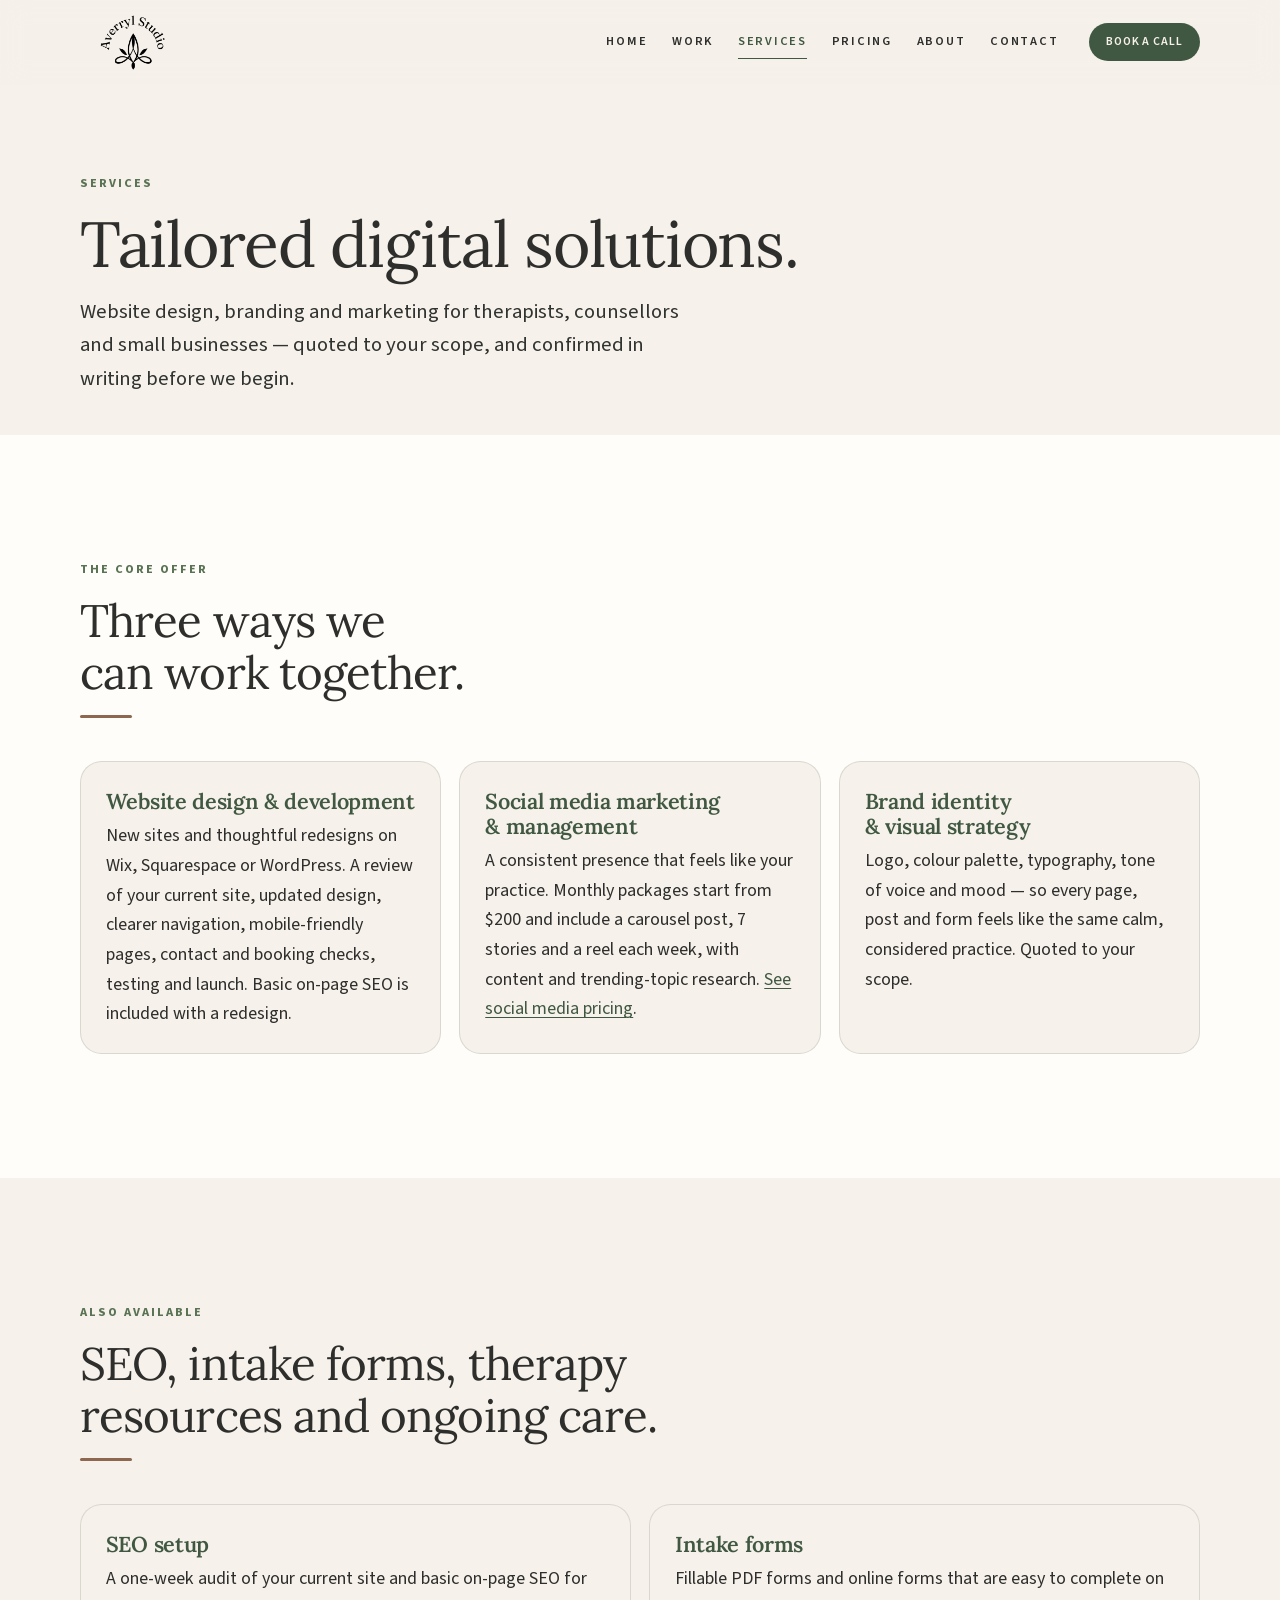
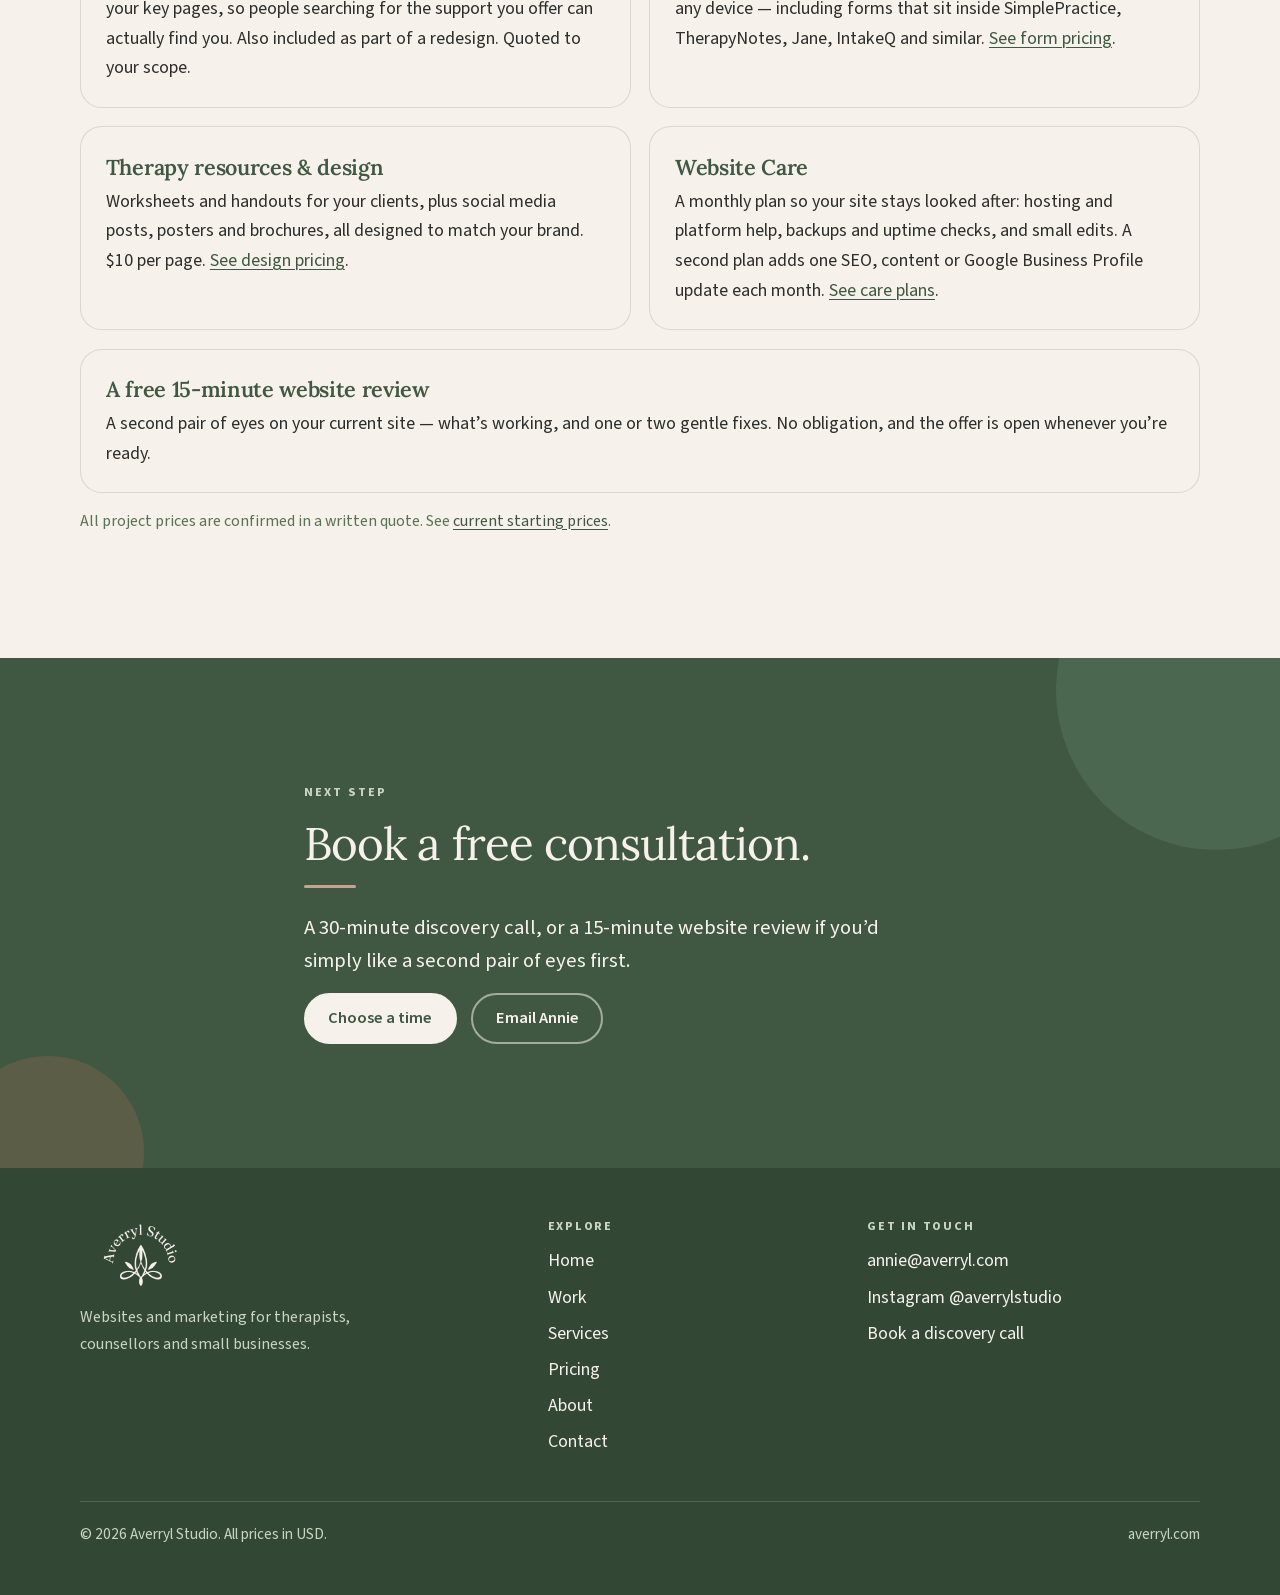
<file: services.html>
<!DOCTYPE html>
<html lang="en">
<head>
  <meta charset="utf-8">
  <meta name="viewport" content="width=device-width, initial-scale=1">
  <title>Services | Averryl Studio</title>
  <meta name="description" content="Website design and development, social media management, brand identity, therapy worksheets and handouts, SEO setup, intake forms and monthly website care for therapists and small businesses.">
  <meta name="author" content="Annie Averryl, Averryl Studio">
  <meta name="theme-color" content="#405842">
  <link rel="canonical" href="https://averryl.com/services.html">

  <meta property="og:type" content="website">
  <meta property="og:site_name" content="Averryl Studio">
  <meta property="og:locale" content="en_US">
  <meta property="og:url" content="https://averryl.com/services.html">
  <meta property="og:title" content="Services | Averryl Studio">
  <meta property="og:description" content="Website design and development, social media management, brand identity, therapy worksheets and handouts, SEO setup, intake forms and monthly website care for therapists and small businesses.">
  <meta property="og:image" content="https://averryl.com/assets/images/og-image.jpg">
  <meta property="og:image:width" content="1200">
  <meta property="og:image:height" content="630">
  <meta property="og:image:alt" content="Averryl Studio — Your brand, reimagined.">

  <meta name="twitter:card" content="summary_large_image">
  <meta name="twitter:title" content="Services | Averryl Studio">
  <meta name="twitter:description" content="Website design and development, social media management, brand identity, therapy worksheets and handouts, SEO setup, intake forms and monthly website care for therapists and small businesses.">
  <meta name="twitter:image" content="https://averryl.com/assets/images/og-image.jpg">

  <link rel="icon" href="/assets/images/favicon.ico" sizes="any">
  <link rel="icon" href="/assets/images/favicon-32.png" type="image/png" sizes="32x32">
  <link rel="apple-touch-icon" href="/assets/images/apple-touch-icon.png">
  <link rel="manifest" href="/site.webmanifest">
  <link rel="stylesheet" href="/css/styles.css?v=20261112c">

</head>
<body>
  <a class="skip-link" href="#main">Skip to content</a>
  <header class="site-header">
    <div class="header-inner">
      <a class="brand" href="/index.html">
        <img src="/assets/images/logo-mark.png" width="392" height="230" alt="Averryl Studio">
      </a>
      <button class="menu-toggle" type="button" aria-expanded="false" aria-controls="site-nav" aria-label="Open menu">
        <span class="menu-toggle-bars" aria-hidden="true"></span>
      </button>
      <nav id="site-nav" class="nav" aria-label="Primary">
        <a href="/index.html">Home</a>
        <a href="/work.html">Work</a>
        <a href="/services.html" aria-current="page">Services</a>
        <a href="/pricing.html">Pricing</a>
        <a href="/about.html">About</a>
        <a href="/contact.html">Contact</a>
        <a class="nav-cta" href="https://calendly.com/averrylstudio/30min" target="_blank" rel="noopener noreferrer">Book a call</a>
      </nav>
    </div>
  </header>
  <main id="main">
    <header class="page-hero">
      <div class="wrap">
        <p class="eyebrow">Services</p>
        <h1>Tailored digital solutions.</h1>
        <p class="lede">Website design, branding and marketing for therapists, counsellors and small businesses — quoted to your scope, and confirmed in writing before we begin.</p>
      </div>
    </header>

    <section class="section band-white">
      <div class="wrap">
        <div class="section-head">
          <p class="eyebrow">The core offer</p>
          <h2>Three ways we can work together.</h2>
          <hr class="rule">
        </div>
        <div class="trio">
          <article class="card">
            <h3>Website design &amp; development</h3>
            <p>New sites and thoughtful redesigns on Wix, Squarespace or WordPress. A review of your current site, updated design, clearer navigation, mobile-friendly pages, contact and booking checks, testing and launch. Basic on-page SEO is included with a redesign.</p>
          </article>
          <article class="card">
            <h3>Social media marketing &amp; management</h3>
            <p>A consistent presence that feels like your practice. Monthly packages start from $200 and include a carousel post, 7 stories and a reel each week, with content and trending-topic research. <a href="/pricing.html#social-media">See social media pricing</a>.</p>
          </article>
          <article class="card">
            <h3>Brand identity &amp; visual strategy</h3>
            <p>Logo, colour palette, typography, tone of voice and mood — so every page, post and form feels like the same calm, considered practice. Quoted to your scope.</p>
          </article>
        </div>
      </div>
    </section>

    <section class="section">
      <div class="wrap">
        <div class="section-head">
          <p class="eyebrow">Also available</p>
          <h2>SEO, intake forms, therapy resources and ongoing care.</h2>
          <hr class="rule">
        </div>
        <div class="service-grid">
          <article class="card">
            <h3>SEO setup</h3>
            <p>A one-week audit of your current site and basic on-page SEO for your key pages, so people searching for the support you offer can actually find you. Also included as part of a redesign. Quoted to your scope.</p>
          </article>
          <article class="card">
            <h3>Intake forms</h3>
            <p>Fillable PDF forms and online forms that are easy to complete on any device — including forms that sit inside SimplePractice, TherapyNotes, Jane, IntakeQ and similar. <a href="/pricing.html#intake-forms">See form pricing</a>.</p>
          </article>
          <article class="card">
            <h3>Therapy resources &amp; design</h3>
            <p>Worksheets and handouts for your clients, plus social media posts, posters and brochures, all designed to match your brand. $10 per page. <a href="/pricing.html#design-resources">See design pricing</a>.</p>
          </article>
          <article class="card">
            <h3>Website Care</h3>
            <p>A monthly plan so your site stays looked after: hosting and platform help, backups and uptime checks, and small edits. A second plan adds one SEO, content or Google Business Profile update each month. <a href="/pricing.html#care">See care plans</a>.</p>
          </article>
          <article class="card span-all">
            <h3>A free 15-minute website review</h3>
            <p>A second pair of eyes on your current site — what’s working, and one or two gentle fixes. No obligation, and the offer is open whenever you’re ready.</p>
          </article>
        </div>
        <p class="muted">All project prices are confirmed in a written quote. See <a href="/pricing.html">current starting prices</a>.</p>
      </div>
    </section>

    <section class="section review">
      <div class="wrap review-inner">
        <p class="eyebrow">Next step</p>
        <h2>Book a free consultation.</h2>
        <hr class="rule">
        <p class="lede">A 30-minute discovery call, or a 15-minute website review if you’d simply like a second pair of eyes first.</p>
        <div class="btn-row">
          <a class="btn btn-on-dark" href="https://calendly.com/averrylstudio/30min" target="_blank" rel="noopener noreferrer">Choose a time</a>
          <a class="btn btn-ghost-light" href="mailto:annie@averryl.com?subject=Free%2015-minute%20website%20review">Email Annie</a>
        </div>
      </div>
    </section>

  </main>
  <footer class="site-footer">
    <div class="wrap">
      <div class="footer-grid">
        <div class="footer-brand">
          <img src="/assets/images/logo-mark-cream.png" width="392" height="230" alt="Averryl Studio">
          <p class="footer-tag">Websites and marketing for therapists, counsellors and small businesses.</p>
        </div>
        <div>
          <h2>Explore</h2>
          <ul>
            <li><a href="/index.html">Home</a></li>
            <li><a href="/work.html">Work</a></li>
            <li><a href="/services.html">Services</a></li>
            <li><a href="/pricing.html">Pricing</a></li>
            <li><a href="/about.html">About</a></li>
            <li><a href="/contact.html">Contact</a></li>
          </ul>
        </div>
        <div>
          <h2>Get in touch</h2>
          <ul>
            <li><a href="mailto:annie@averryl.com">annie@averryl.com</a></li>
            <li><a href="https://www.instagram.com/averrylstudio/" target="_blank" rel="noopener noreferrer">Instagram @averrylstudio</a></li>
            <li><a href="https://calendly.com/averrylstudio/30min" target="_blank" rel="noopener noreferrer">Book a discovery call</a></li>
          </ul>
        </div>
      </div>
      <div class="footer-bottom">
        <p>© 2026 Averryl Studio. All prices in USD.</p>
        <p>averryl.com</p>
      </div>
    </div>
  </footer>
  <script src="/js/main.js"></script>
</body>
</html>
</file>
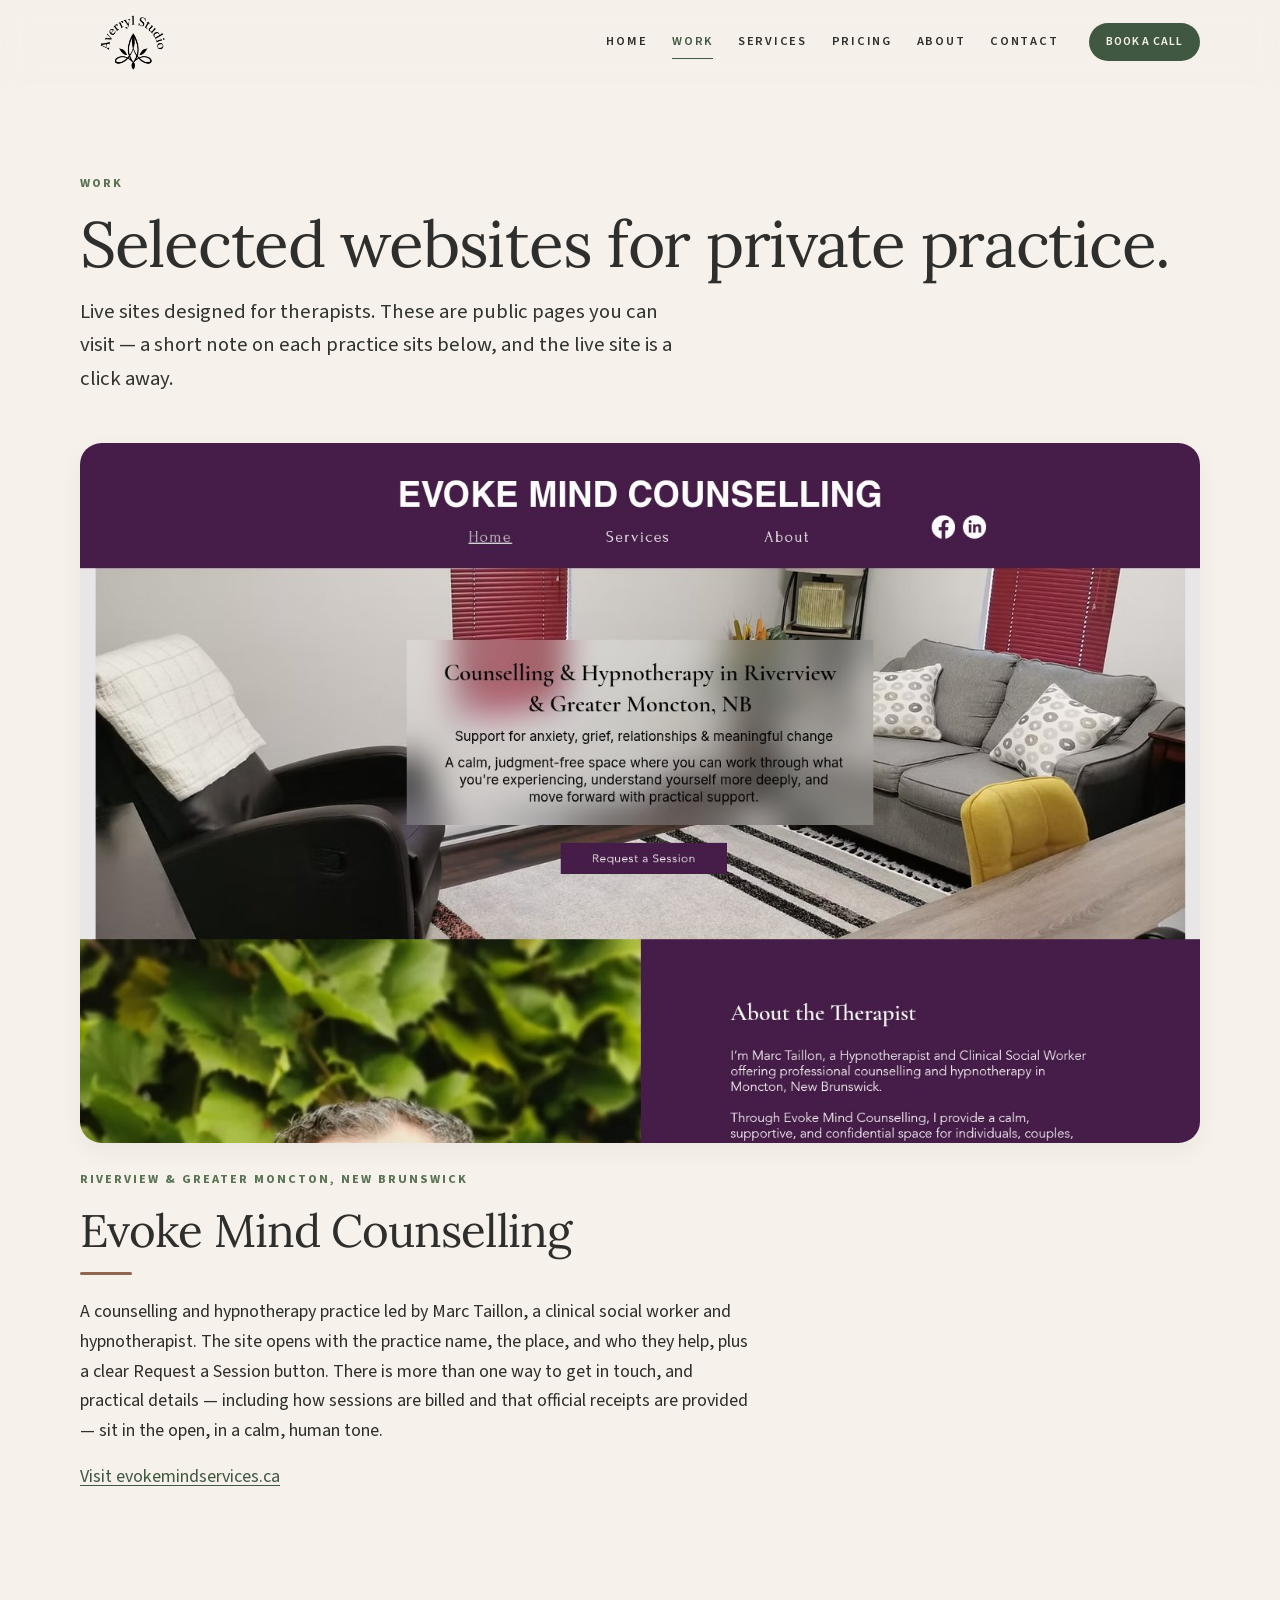
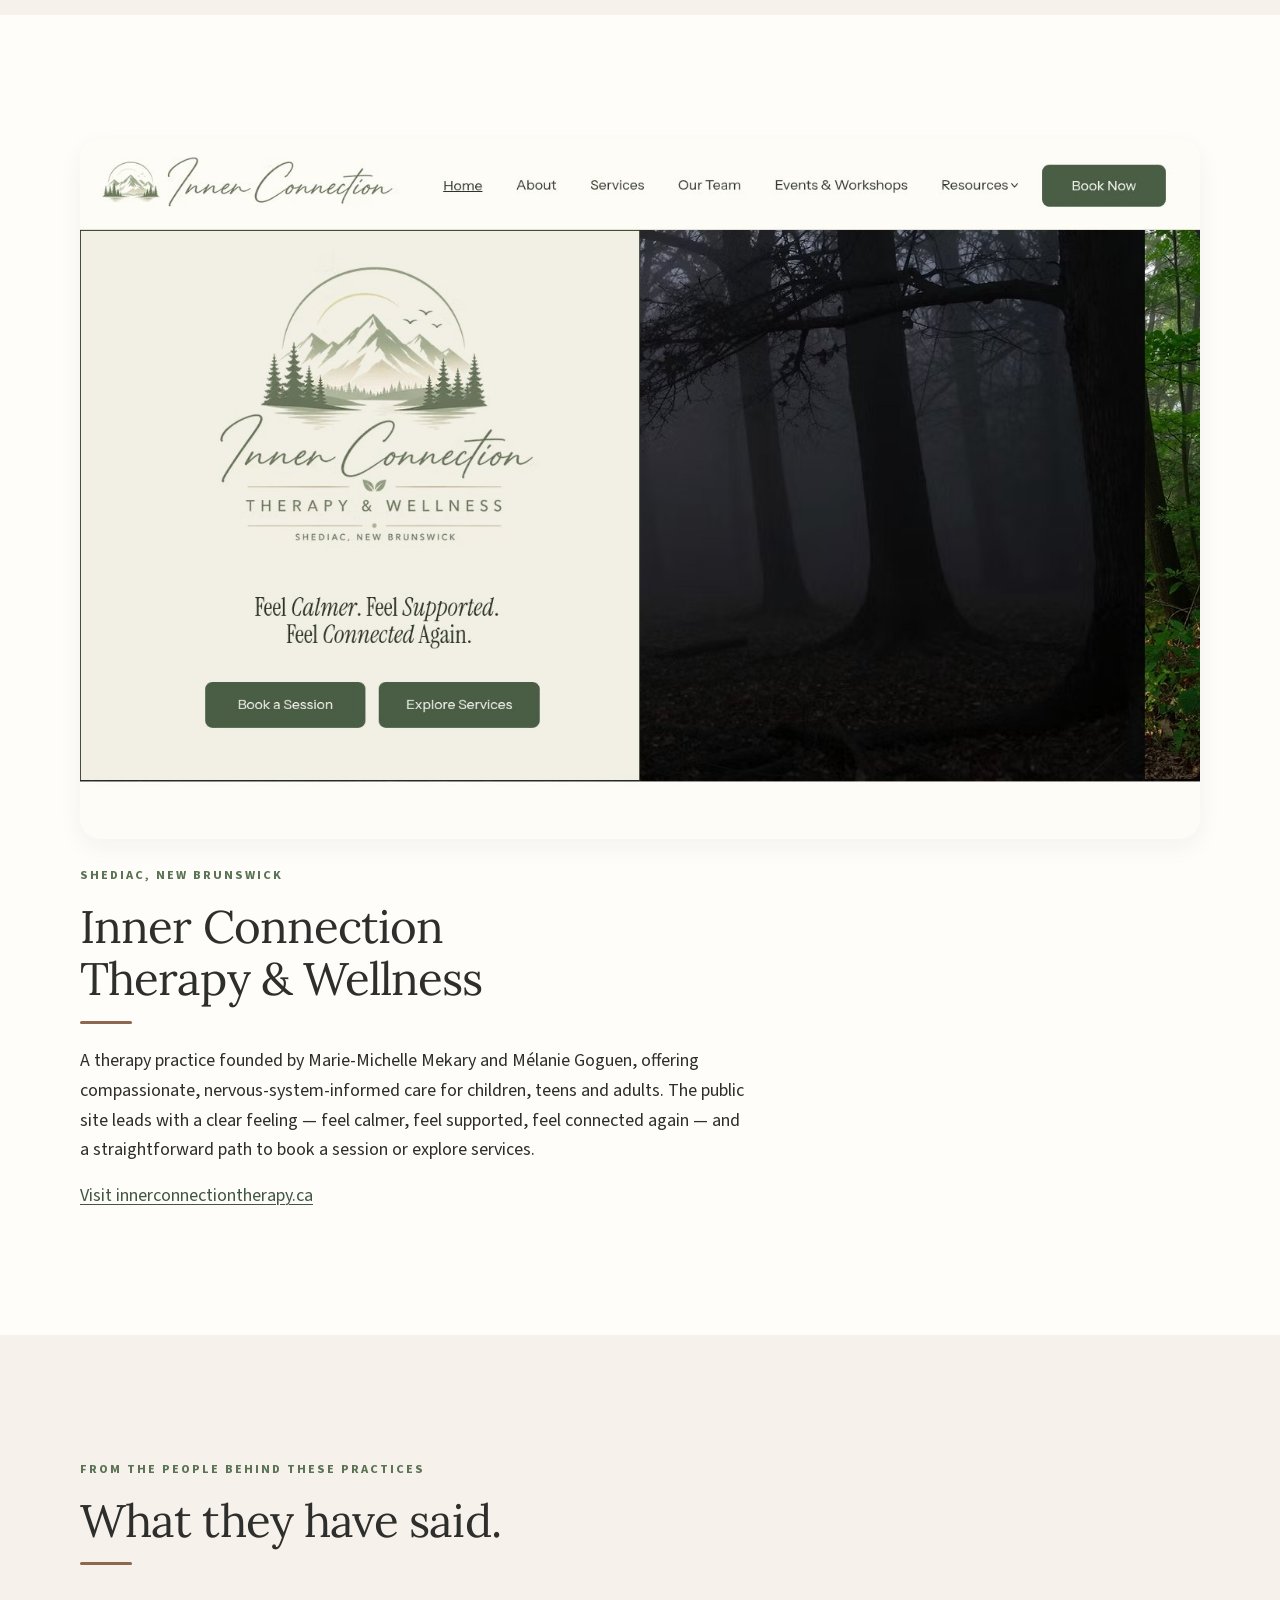
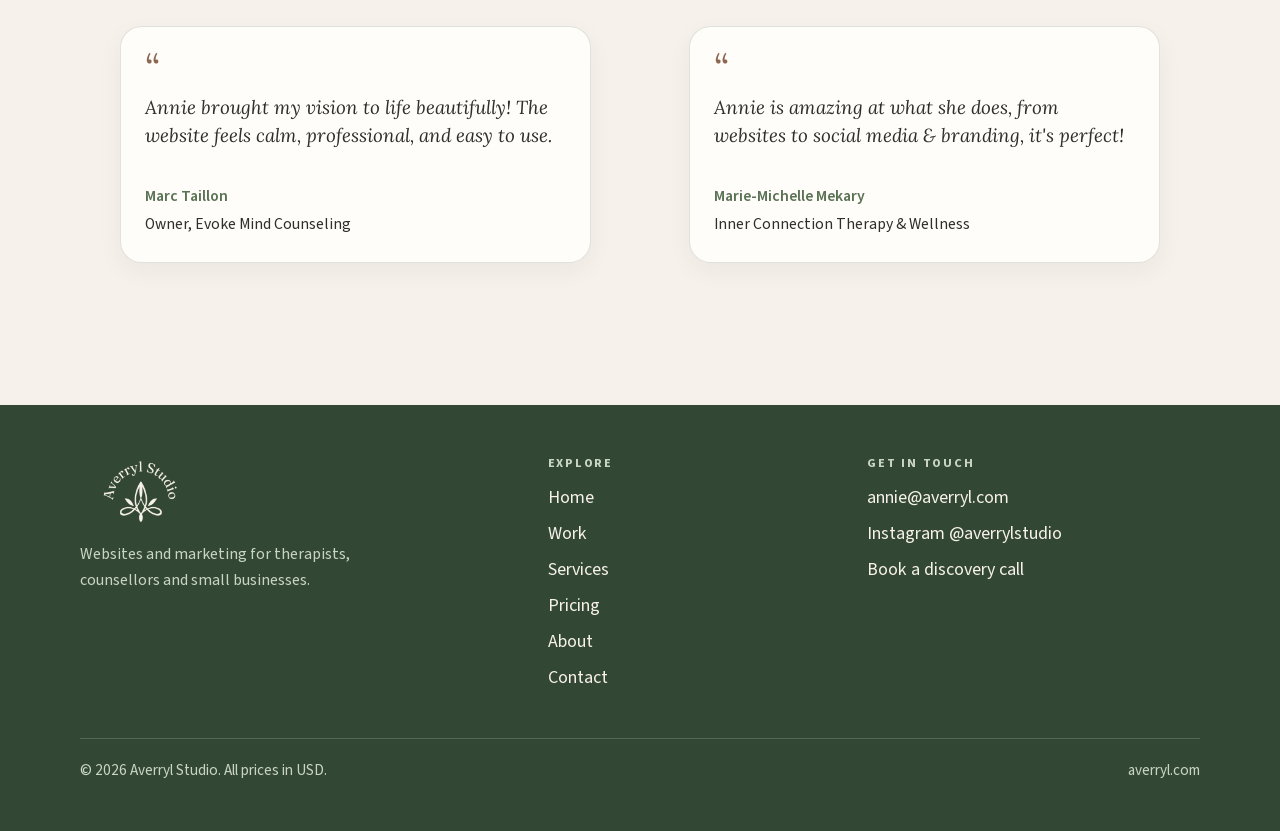
<file: work.html>
<!DOCTYPE html>
<html lang="en">
<head>
  <meta charset="utf-8">
  <meta name="viewport" content="width=device-width, initial-scale=1">
  <title>Work | Averryl Studio</title>
  <meta name="description" content="Selected websites for private practice, including Evoke Mind Counselling and Inner Connection Therapy &amp; Wellness.">
  <meta name="author" content="Annie Averryl, Averryl Studio">
  <meta name="theme-color" content="#405842">
  <link rel="canonical" href="https://averryl.com/work.html">

  <meta property="og:type" content="website">
  <meta property="og:site_name" content="Averryl Studio">
  <meta property="og:locale" content="en_US">
  <meta property="og:url" content="https://averryl.com/work.html">
  <meta property="og:title" content="Work | Averryl Studio">
  <meta property="og:description" content="Selected websites for private practice, including Evoke Mind Counselling and Inner Connection Therapy &amp; Wellness.">
  <meta property="og:image" content="https://averryl.com/assets/images/og-image.jpg">
  <meta property="og:image:width" content="1200">
  <meta property="og:image:height" content="630">
  <meta property="og:image:alt" content="Averryl Studio — Your brand, reimagined.">

  <meta name="twitter:card" content="summary_large_image">
  <meta name="twitter:title" content="Work | Averryl Studio">
  <meta name="twitter:description" content="Selected websites for private practice, including Evoke Mind Counselling and Inner Connection Therapy &amp; Wellness.">
  <meta name="twitter:image" content="https://averryl.com/assets/images/og-image.jpg">

  <link rel="icon" href="/assets/images/favicon.ico" sizes="any">
  <link rel="icon" href="/assets/images/favicon-32.png" type="image/png" sizes="32x32">
  <link rel="apple-touch-icon" href="/assets/images/apple-touch-icon.png">
  <link rel="manifest" href="/site.webmanifest">
  <link rel="stylesheet" href="/css/styles.css?v=20261112c">

</head>
<body>
  <a class="skip-link" href="#main">Skip to content</a>
  <header class="site-header">
    <div class="header-inner">
      <a class="brand" href="/index.html">
        <img src="/assets/images/logo-mark.png" width="392" height="230" alt="Averryl Studio">
      </a>
      <button class="menu-toggle" type="button" aria-expanded="false" aria-controls="site-nav" aria-label="Open menu">
        <span class="menu-toggle-bars" aria-hidden="true"></span>
      </button>
      <nav id="site-nav" class="nav" aria-label="Primary">
        <a href="/index.html">Home</a>
        <a href="/work.html" aria-current="page">Work</a>
        <a href="/services.html">Services</a>
        <a href="/pricing.html">Pricing</a>
        <a href="/about.html">About</a>
        <a href="/contact.html">Contact</a>
        <a class="nav-cta" href="https://calendly.com/averrylstudio/30min" target="_blank" rel="noopener noreferrer">Book a call</a>
      </nav>
    </div>
  </header>
  <main id="main">
    <header class="page-hero">
      <div class="wrap">
        <p class="eyebrow">Work</p>
        <h1>Selected websites for private practice.</h1>
        <p class="lede">Live sites designed for therapists. These are public pages you can visit — a short note on each practice sits below, and the live site is a click away.</p>
      </div>
    </header>

    <section class="section" style="padding-top: 0.5rem;" id="evoke-mind-counselling">
      <div class="wrap">
        <article class="work-feature">
          <a href="https://www.evokemindservices.ca/" target="_blank" rel="noopener noreferrer">
            <img src="/assets/images/work-evoke.jpg" width="1440" height="900" alt="The Evoke Mind Counselling homepage, with a photograph of the counselling room, a short welcome, and a Request a Session button." style="border-radius: var(--radius); box-shadow: var(--shadow-soft); margin-bottom: 1.6rem;">
          </a>
          <div class="section-head" style="margin-bottom: 0;">
            <p class="eyebrow">Riverview &amp; Greater Moncton, New Brunswick</p>
            <h2>Evoke Mind Counselling</h2>
            <hr class="rule">
            <p>A counselling and hypnotherapy practice led by Marc Taillon, a clinical social worker and hypnotherapist. The site opens with the practice name, the place, and who they help, plus a clear Request a Session button. There is more than one way to get in touch, and practical details — including how sessions are billed and that official receipts are provided — sit in the open, in a calm, human tone.</p>
            <p><a href="https://www.evokemindservices.ca/" target="_blank" rel="noopener noreferrer">Visit evokemindservices.ca</a></p>
          </div>
        </article>
      </div>
    </section>

    <section class="section band-white" id="inner-connection">
      <div class="wrap">
        <article class="work-feature">
          <a href="https://www.innerconnectiontherapy.ca/" target="_blank" rel="noopener noreferrer">
            <img src="/assets/images/work-inner.jpg" width="1440" height="900" alt="The Inner Connection Therapy and Wellness homepage, with the practice logo, the line Feel Calmer, Feel Supported, Feel Connected Again, and buttons to book a session or explore services." style="border-radius: var(--radius); box-shadow: var(--shadow-soft); margin-bottom: 1.6rem;">
          </a>
          <div class="section-head" style="margin-bottom: 0;">
            <p class="eyebrow">Shediac, New Brunswick</p>
            <h2>Inner Connection Therapy &amp; Wellness</h2>
            <hr class="rule">
            <p>A therapy practice founded by Marie-Michelle Mekary and Mélanie Goguen, offering compassionate, nervous-system-informed care for children, teens and adults. The public site leads with a clear feeling — feel calmer, feel supported, feel connected again — and a straightforward path to book a session or explore services.</p>
            <p><a href="https://www.innerconnectiontherapy.ca/" target="_blank" rel="noopener noreferrer">Visit innerconnectiontherapy.ca</a></p>
          </div>
        </article>
      </div>
    </section>

    <section class="section">
      <div class="wrap">
        <div class="section-head">
          <p class="eyebrow">From the people behind these practices</p>
          <h2>What they have said.</h2>
          <hr class="rule">
        </div>
        <div class="two">
          <figure class="quote">
            <blockquote>
              <p>Annie brought my vision to life beautifully! The website feels calm, professional, and easy to use.</p>
            </blockquote>
            <footer>Marc Taillon<span>Owner, Evoke Mind Counseling</span></footer>
          </figure>
          <figure class="quote">
            <blockquote>
              <p>Annie is amazing at what she does, from websites to social media &amp; branding, it's perfect!</p>
            </blockquote>
            <footer>Marie-Michelle Mekary<span>Inner Connection Therapy &amp; Wellness</span></footer>
          </figure>
        </div>
      </div>
    </section>

  </main>
  <footer class="site-footer">
    <div class="wrap">
      <div class="footer-grid">
        <div class="footer-brand">
          <img src="/assets/images/logo-mark-cream.png" width="392" height="230" alt="Averryl Studio">
          <p class="footer-tag">Websites and marketing for therapists, counsellors and small businesses.</p>
        </div>
        <div>
          <h2>Explore</h2>
          <ul>
            <li><a href="/index.html">Home</a></li>
            <li><a href="/work.html">Work</a></li>
            <li><a href="/services.html">Services</a></li>
            <li><a href="/pricing.html">Pricing</a></li>
            <li><a href="/about.html">About</a></li>
            <li><a href="/contact.html">Contact</a></li>
          </ul>
        </div>
        <div>
          <h2>Get in touch</h2>
          <ul>
            <li><a href="mailto:annie@averryl.com">annie@averryl.com</a></li>
            <li><a href="https://www.instagram.com/averrylstudio/" target="_blank" rel="noopener noreferrer">Instagram @averrylstudio</a></li>
            <li><a href="https://calendly.com/averrylstudio/30min" target="_blank" rel="noopener noreferrer">Book a discovery call</a></li>
          </ul>
        </div>
      </div>
      <div class="footer-bottom">
        <p>© 2026 Averryl Studio. All prices in USD.</p>
        <p>averryl.com</p>
      </div>
    </div>
  </footer>
  <script src="/js/main.js"></script>
</body>
</html>
</file>
<file: css/styles.css>
/* Averryl Studio — editorial, calm, cream / forest / sage. Headings: Lora. Body: Source Sans Pro. */

@font-face {
  font-family: "Lora";
  src: url("../assets/fonts/lora-regular.woff") format("woff");
  font-weight: 400;
  font-style: normal;
  font-display: swap;
}
@font-face {
  font-family: "Lora";
  src: url("../assets/fonts/lora-italic.woff") format("woff");
  font-weight: 400;
  font-style: italic;
  font-display: swap;
}
@font-face {
  font-family: "Lora";
  src: url("../assets/fonts/lora-semibold.woff") format("woff");
  font-weight: 600;
  font-style: normal;
  font-display: swap;
}
@font-face {
  font-family: "Lora";
  src: url("../assets/fonts/lora-bold.woff") format("woff");
  font-weight: 700;
  font-style: normal;
  font-display: swap;
}
@font-face {
  font-family: "Source Sans Pro";
  src: url("../assets/fonts/source-sans-regular.woff") format("woff");
  font-weight: 400;
  font-style: normal;
  font-display: swap;
}
@font-face {
  font-family: "Source Sans Pro";
  src: url("../assets/fonts/source-sans-italic.woff") format("woff");
  font-weight: 400;
  font-style: italic;
  font-display: swap;
}
@font-face {
  font-family: "Source Sans Pro";
  src: url("../assets/fonts/source-sans-semibold.woff") format("woff");
  font-weight: 600;
  font-style: normal;
  font-display: swap;
}
@font-face {
  font-family: "Source Sans Pro";
  src: url("../assets/fonts/source-sans-bold.woff") format("woff");
  font-weight: 700;
  font-style: normal;
  font-display: swap;
}

:root {
  --cream: #f6f1ea;
  --cream-deep: #efe8de;
  --ink: #2e2e2c;
  --forest: #405842;
  --forest-deep: #334735;
  --sage: #5a7354;
  --sage-soft: #dce5d6;
  --sage-mist: #e8f0e4;
  --clay: #8e6750;
  --clay-soft: #e8d5c4;
  --warm: #f0e9df;
  --white: #fffdf9;
  --line: rgba(64, 88, 66, 0.16);
  --line-strong: rgba(64, 88, 66, 0.28);
  --shadow: 0 18px 40px rgba(46, 46, 44, 0.07);
  --shadow-soft: 0 8px 24px rgba(46, 46, 44, 0.05);
  --serif: "Lora", Georgia, "Times New Roman", serif;
  --sans: "Source Sans Pro", "Segoe UI", system-ui, -apple-system, sans-serif;
  --max: 70rem;
  --pad: clamp(1.2rem, 4.5vw, 2.25rem);
  --section: clamp(4.5rem, 10vw, 7.75rem);
  --radius: 1.35rem;
  --header-h: 5.25rem;
  --focus: 0 0 0 3px var(--cream), 0 0 0 5px var(--forest);
}

*, *::before, *::after { box-sizing: border-box; }

html {
  scroll-behavior: smooth;
  scroll-padding-top: calc(var(--header-h) + 0.75rem);
}

body {
  margin: 0;
  font-family: var(--sans);
  font-size: 1.125rem;
  line-height: 1.65;
  color: var(--ink);
  background: var(--cream);
  -webkit-font-smoothing: antialiased;
  text-rendering: optimizeLegibility;
}

img { max-width: 100%; height: auto; display: block; }
a { color: var(--forest); text-decoration-thickness: 1px; text-underline-offset: 0.18em; }
a:hover { color: var(--forest-deep); }
:focus-visible { outline: none; box-shadow: var(--focus); border-radius: 4px; }

.skip-link {
  position: absolute;
  left: 1rem;
  top: -4rem;
  z-index: 1000;
  background: var(--forest);
  color: var(--cream);
  padding: 0.6rem 1rem;
  border-radius: 0.4rem;
  text-decoration: none;
  font-weight: 600;
}
.skip-link:focus { top: 1rem; box-shadow: var(--focus); }

.wrap {
  width: min(var(--max), 100% - var(--pad) * 2);
  margin-inline: auto;
}

/* ----- Header ----- */
.site-header {
  position: sticky;
  top: 0;
  z-index: 100;
  background: color-mix(in srgb, var(--cream) 90%, transparent);
  backdrop-filter: blur(14px);
  -webkit-backdrop-filter: blur(14px);
  border-bottom: 1px solid transparent;
  transition: border-color 0.2s ease, box-shadow 0.2s ease;
}
.site-header.is-scrolled {
  border-bottom-color: var(--line);
  box-shadow: var(--shadow-soft);
}
.header-inner {
  width: min(var(--max), 100% - var(--pad) * 2);
  margin-inline: auto;
  display: flex;
  align-items: center;
  justify-content: space-between;
  gap: 1rem;
  min-height: var(--header-h);
}
.brand {
  display: inline-flex;
  align-items: center;
  text-decoration: none;
  flex-shrink: 0;
  color: var(--forest);
}
.brand img {
  width: auto;
  height: 3.85rem;
  object-fit: contain;
}
.nav {
  display: flex;
  align-items: center;
  gap: 0.15rem 1.55rem;
}
.nav a {
  text-decoration: none;
  color: var(--ink);
  font-size: 0.78rem;
  font-weight: 600;
  letter-spacing: 0.14em;
  text-transform: uppercase;
  padding: 0.4rem 0;
  border-bottom: 1px solid transparent;
}
.nav a:hover,
.nav a[aria-current="page"] {
  color: var(--forest);
  border-bottom-color: var(--forest);
}
.nav-cta {
  display: inline-flex;
  align-items: center;
  margin-left: 0.35rem;
  padding: 0.55rem 1.05rem !important;
  background: var(--forest);
  color: var(--cream) !important;
  border-radius: 999px;
  letter-spacing: 0.08em !important;
  border-bottom: 0 !important;
  font-size: 0.75rem !important;
}
.nav-cta:hover { background: var(--forest-deep); color: var(--cream) !important; }
.menu-toggle {
  display: none;
  width: 2.6rem;
  height: 2.6rem;
  border: 1px solid var(--line-strong);
  background: var(--white);
  border-radius: 0.7rem;
  cursor: pointer;
  padding: 0;
  align-items: center;
  justify-content: center;
}
.menu-toggle:focus-visible { box-shadow: var(--focus); }
.menu-toggle-bars,
.menu-toggle-bars::before,
.menu-toggle-bars::after {
  display: block;
  width: 1.1rem;
  height: 2px;
  background: var(--forest);
  border-radius: 1px;
  position: relative;
  transition: transform 0.2s ease, opacity 0.2s ease;
}
.menu-toggle-bars::before,
.menu-toggle-bars::after {
  content: "";
  position: absolute;
  left: 0;
}
.menu-toggle-bars::before { top: -6px; }
.menu-toggle-bars::after { top: 6px; }
body.nav-open .menu-toggle-bars { background: transparent; }
body.nav-open .menu-toggle-bars::before { top: 0; transform: rotate(45deg); }
body.nav-open .menu-toggle-bars::after { top: 0; transform: rotate(-45deg); }

/* ----- Buttons ----- */
.btn {
  display: inline-flex;
  align-items: center;
  justify-content: center;
  gap: 0.45rem;
  padding: 0.85rem 1.4rem;
  border-radius: 999px;
  font-family: var(--sans);
  font-weight: 600;
  font-size: 1.02rem;
  text-decoration: none;
  line-height: 1.2;
  border: 2px solid transparent;
  cursor: pointer;
  transition: background 0.15s ease, color 0.15s ease, border-color 0.15s ease;
}
.btn:hover { text-decoration: none; }
.btn-primary {
  background: var(--forest);
  color: var(--cream);
  border-color: var(--forest);
}
.btn-primary:hover { background: var(--forest-deep); color: var(--cream); border-color: var(--forest-deep); }
.btn-secondary {
  background: transparent;
  color: var(--forest);
  border-color: var(--forest);
}
.btn-secondary:hover { background: var(--forest); color: var(--cream); }
.btn-on-dark {
  background: var(--cream);
  color: var(--forest);
  border-color: var(--cream);
}
.btn-on-dark:hover { background: var(--white); color: var(--forest-deep); }
.btn-ghost-light {
  background: transparent;
  color: var(--cream);
  border-color: color-mix(in srgb, var(--cream) 55%, transparent);
}
.btn-ghost-light:hover { background: color-mix(in srgb, var(--cream) 14%, transparent); color: var(--cream); }
.btn-row {
  display: flex;
  flex-wrap: wrap;
  gap: 0.75rem 0.9rem;
  align-items: center;
}

/* ----- Type ----- */
.eyebrow {
  font-size: 0.78rem;
  font-weight: 700;
  letter-spacing: 0.16em;
  text-transform: uppercase;
  color: var(--sage);
  margin: 0 0 0.9rem;
}
h1, h2, h3, h4 {
  font-family: var(--serif);
  font-weight: 400;
  line-height: 1.15;
  color: var(--ink);
  letter-spacing: -0.02em;
  text-wrap: balance;
}
h1 { font-size: clamp(2.6rem, 7vw, 5rem); margin: 0 0 1.15rem; }
h2 { font-size: clamp(1.95rem, 3.8vw, 2.85rem); margin: 0 0 1rem; }
h3 { font-size: 1.35rem; margin: 0 0 0.45rem; font-weight: 600; letter-spacing: -0.015em; }
p { margin: 0 0 1rem; }
.lede {
  font-size: clamp(1.15rem, 2vw, 1.3rem);
  line-height: 1.6;
  color: color-mix(in srgb, var(--ink) 88%, var(--forest));
  max-width: 38rem;
}
.section { padding: var(--section) 0; position: relative; }
.section-head {
  max-width: 42rem;
  margin-bottom: 2.7rem;
}
.section-head p:last-child { margin-bottom: 0; }
.rule {
  width: 3.25rem;
  height: 3px;
  background: var(--clay);
  border: 0;
  margin: 0 0 1.4rem;
  border-radius: 2px;
}

/* ----- Hero ----- */
.hero {
  position: relative;
  overflow: hidden;
  padding: clamp(3rem, 8vw, 6.5rem) 0 clamp(4rem, 9vw, 7rem);
  min-height: min(42rem, calc(88svh - var(--header-h)));
  display: flex;
  align-items: center;
}
.hero-bg {
  position: absolute;
  inset: 0;
  pointer-events: none;
  z-index: 0;
}
.hero-bg .blob { position: absolute; border-radius: 50%; }
.hero-bg .blob-a {
  width: min(32rem, 72vw);
  height: min(32rem, 72vw);
  background: var(--sage-soft);
  top: -9rem;
  right: -7rem;
  opacity: 0.85;
}
.hero-bg .blob-b {
  width: 16rem;
  height: 16rem;
  background: var(--clay-soft);
  bottom: -5rem;
  left: -5rem;
  opacity: 0.7;
}
.hero-grid {
  position: relative;
  z-index: 1;
  display: grid;
  grid-template-columns: 1.15fr 0.85fr;
  gap: clamp(2rem, 5vw, 4.5rem);
  align-items: center;
  width: min(var(--max), 100% - var(--pad) * 2);
  margin-inline: auto;
}
.hero-copy .lede { margin-bottom: 1.7rem; }
.hero-note {
  margin: 1.35rem 0 0;
  font-size: 1rem;
  color: var(--sage);
  font-weight: 600;
}
.hero-portrait {
  position: relative;
  justify-self: end;
  width: min(100%, 26rem);
}
.hero-portrait img {
  width: 100%;
  aspect-ratio: 4 / 5;
  object-fit: cover;
  object-position: 50% 18%;
  border-radius: 1.6rem;
  box-shadow: var(--shadow);
  background: var(--sage-soft);
}
.hero-portrait::after {
  content: "";
  position: absolute;
  inset: auto -1.1rem -1.1rem auto;
  width: 42%;
  height: 42%;
  border-radius: 50%;
  background: var(--sage-soft);
  z-index: -1;
}
.hero-portrait::before {
  content: "";
  position: absolute;
  inset: -1rem auto auto -1.15rem;
  width: 5.5rem;
  height: 5.5rem;
  border-radius: 50%;
  background: var(--clay-soft);
  z-index: -1;
}

/* Page hero (inner pages) */
.page-hero {
  padding: clamp(3rem, 7vw, 5.5rem) 0 2.5rem;
}
.page-hero h1 { margin-bottom: 0.85rem; font-size: clamp(2.3rem, 5.5vw, 4rem); }
.page-hero .lede { margin-bottom: 0; }

/* ----- Cards / grids ----- */
.band-white { background: var(--white); }
.trio, .two, .service-grid, .care-grid, .forms-grid, .contact-grid, .work-grid, .quote-grid, .faq-list {
  display: grid;
  gap: 1.15rem;
}
.trio { grid-template-columns: repeat(3, 1fr); }
.two, .care-grid, .forms-grid, .contact-grid, .work-grid { grid-template-columns: 1fr 1fr; }
.quote-grid { grid-template-columns: repeat(3, 1fr); }
.service-grid { grid-template-columns: repeat(2, 1fr); }

.card {
  background: var(--cream);
  border: 1px solid var(--line);
  border-radius: var(--radius);
  padding: 1.7rem 1.55rem 1.5rem;
}
.band-white .card { background: var(--cream); }
.card h3 { color: var(--forest); }
.card p:last-child { margin-bottom: 0; }

.work-card {
  display: flex;
  flex-direction: column;
  background: var(--white);
  border: 1px solid var(--line);
  border-radius: var(--radius);
  overflow: hidden;
  text-decoration: none;
  color: inherit;
  box-shadow: var(--shadow-soft);
  transition: transform 0.2s ease, box-shadow 0.2s ease;
}
.work-card:hover {
  transform: translateY(-3px);
  box-shadow: var(--shadow);
  color: inherit;
  text-decoration: none;
}
.work-card img {
  width: 100%;
  aspect-ratio: 16 / 10;
  object-fit: cover;
  object-position: top center;
  background: var(--warm);
}
.work-card .work-body { padding: 1.35rem 1.4rem 1.5rem; }
.work-card h3 { color: var(--forest); margin-bottom: 0.4rem; }
.work-card p { margin-bottom: 0.7rem; color: var(--ink); }
.work-card .more {
  font-weight: 600;
  color: var(--forest);
  font-size: 1rem;
}

/* Pricing */
.price-grid {
  display: grid;
  grid-template-columns: 1.15fr 0.85fr;
  gap: 1.15rem;
  margin-bottom: 1.15rem;
  align-items: stretch;
}
.price-grid .price-card { height: 100%; }
.price-card {
  background: var(--white);
  border: 1px solid var(--line);
  border-radius: var(--radius);
  padding: 1.7rem 1.6rem 1.55rem;
  box-shadow: var(--shadow-soft);
}
.price-card.featured {
  background: var(--forest);
  color: var(--cream);
  border-color: var(--forest);
}
.price-card.featured h3,
.price-card.featured .price,
.price-card.featured p,
.price-card.featured li { color: var(--cream); }
.price-card.featured .eyebrow { color: #c9d5c3; }
.price {
  font-family: var(--serif);
  font-size: clamp(1.85rem, 3vw, 2.35rem);
  font-weight: 600;
  letter-spacing: -0.02em;
  margin: 0 0 0.85rem;
  color: var(--forest);
  line-height: 1.15;
}
.price span {
  font-family: var(--sans);
  font-size: 1rem;
  font-weight: 600;
  letter-spacing: 0;
  color: var(--sage);
}
.price-card.featured .price span { color: #c9d5c3; }
.price-card p:last-child, .price-card ul:last-child { margin-bottom: 0; }
.price-card ul, .checklist {
  margin: 0 0 1rem;
  padding: 0;
  list-style: none;
}
.price-card li, .checklist li {
  position: relative;
  padding-left: 1.4rem;
  margin: 0 0 0.45rem;
}
.price-card li::before, .checklist li::before {
  content: "";
  position: absolute;
  left: 0;
  top: 0.55em;
  width: 0.5rem;
  height: 0.5rem;
  border-radius: 50%;
  background: var(--sage-soft);
  box-shadow: inset 0 0 0 3px var(--forest);
}
.price-card.featured li::before {
  background: #c9d5c3;
  box-shadow: inset 0 0 0 3px #c9d5c3;
}
.care-grid .price-card, .forms-panel {
  background: var(--warm);
  border: 1px solid var(--line);
  box-shadow: none;
}
.forms-panel {
  border-radius: var(--radius);
  padding: 1.7rem 1.6rem 1.55rem;
}
.forms-panel h3 { color: var(--forest); }
.price-table {
  width: 100%;
  border-collapse: collapse;
  font-size: 1.02rem;
  margin: 0.4rem 0 0;
}
.price-table th {
  text-align: left;
  font-weight: 600;
  font-size: 0.78rem;
  letter-spacing: 0.08em;
  text-transform: uppercase;
  color: var(--sage);
  padding: 0.35rem 0.6rem 0.5rem 0;
  border-bottom: 1px solid var(--line);
}
.price-table td {
  padding: 0.55rem 0.6rem 0.55rem 0;
  border-bottom: 1px solid var(--line);
  vertical-align: top;
}
.price-table tr:last-child td { border-bottom: 0; }
.price-table th:last-child,
.price-table td:last-child {
  text-align: right;
  font-weight: 600;
  color: var(--forest);
  white-space: nowrap;
  padding-right: 0;
  width: 7.25rem;
}
.price-table td:first-child, .price-table th:first-child { padding-right: 1rem; }
.fine-print {
  margin-top: 2.25rem;
  padding: 1.4rem 1.5rem;
  background: var(--sage-mist);
  border-radius: var(--radius);
}
.fine-print h3 { margin-bottom: 0.6rem; }
.fine-print p:last-child { margin-bottom: 0; }
.muted { margin: 0.9rem 0 0; font-size: 1rem; color: var(--sage); }

/* Steps / FAQ */
.steps {
  display: grid;
  grid-template-columns: repeat(5, 1fr);
  gap: 1rem;
  list-style: none;
  margin: 0;
  padding: 0;
}
.steps li {
  background: var(--cream);
  border-radius: var(--radius);
  padding: 1.4rem 1.15rem 1.3rem;
  border: 1px solid var(--line);
}
.band-white .steps li { background: var(--cream); }
.step-num {
  font-family: var(--serif);
  font-size: 2.1rem;
  font-weight: 600;
  color: var(--clay);
  line-height: 1;
  display: block;
  margin-bottom: 0.7rem;
}
.steps h3 { font-size: 1.15rem; margin-bottom: 0.4rem; }
.steps p { margin: 0; font-size: 1.02rem; }

.faq-list { grid-template-columns: 1fr 1fr; }
.faq-item { padding: 1.5rem 1.5rem 1.35rem; }
.faq-item h3 { margin-top: 0; margin-bottom: 0.55rem; }
.faq-item p:last-child { margin-bottom: 0; }
.faq-item h3 { font-size: 1.2rem; }

/* Testimonials */
.quote {
  background: var(--white);
  border: 1px solid var(--line);
  border-radius: var(--radius);
  padding: 1.7rem 1.5rem 1.5rem;
  box-shadow: var(--shadow-soft);
  display: flex;
  flex-direction: column;
}
.quote blockquote {
  margin: 0 0 1.15rem;
  padding: 0;
  font-family: var(--serif);
  font-size: 1.18rem;
  font-style: italic;
  line-height: 1.5;
  color: var(--ink);
}
.quote blockquote::before {
  content: "“";
  display: block;
  font-style: normal;
  font-size: 2.4rem;
  line-height: 0.7;
  color: var(--clay);
  margin-bottom: 0.7rem;
}
.quote footer {
  margin-top: auto;
  font-size: 0.98rem;
  color: var(--sage);
  font-style: normal;
  font-weight: 600;
}
.quote footer span { display: block; font-weight: 400; color: var(--ink); margin-top: 0.15rem; }

/* Review / CTA band */
.review {
  background: var(--forest);
  color: var(--cream);
  overflow: hidden;
  position: relative;
}
.review::before, .review::after {
  content: "";
  position: absolute;
  border-radius: 50%;
  pointer-events: none;
}
.review::before {
  width: 20rem; height: 20rem;
  background: #4c6750;
  top: -8rem; right: -6rem;
}
.review::after {
  width: 12rem; height: 12rem;
  background: #8e6750;
  opacity: 0.35;
  bottom: -5rem; left: -3rem;
}
.review-inner { position: relative; z-index: 1; max-width: 42rem; }
.review h2, .review p { color: var(--cream); }
.review .eyebrow { color: #c9d5c3; }
.review .rule { background: #c4a48e; }
.review .lede { color: color-mix(in srgb, var(--cream) 90%, white); }

/* About */
.about-grid {
  display: grid;
  grid-template-columns: 0.8fr 1.2fr;
  gap: clamp(2rem, 5vw, 4rem);
  align-items: center;
}
.about-photo img {
  width: 100%;
  border-radius: 1.6rem;
  aspect-ratio: 4 / 5;
  object-fit: cover;
  object-position: 50% 18%;
  box-shadow: var(--shadow);
  background: var(--sage-soft);
}

/* Contact */
.contact-card {
  background: var(--cream);
  border: 1px solid var(--line);
  border-radius: var(--radius);
  padding: 1.7rem 1.6rem;
  height: 100%;
  display: flex;
  flex-direction: column;
}
.band-white .contact-card { background: var(--cream); }
.contact-card h3 { color: var(--forest); }
.contact-card p:last-child { margin-bottom: 0; }
.contact-card .btn { margin-top: auto; align-self: flex-start; }
.contact-list { list-style: none; margin: 1rem 0 0; padding: 0; }
.contact-list li { margin: 0 0 0.7rem; }
.contact-list a { font-weight: 600; text-decoration: none; }
.contact-list a:hover { text-decoration: underline; }
.contact-label {
  display: block;
  font-size: 0.8rem;
  font-weight: 700;
  letter-spacing: 0.08em;
  text-transform: uppercase;
  color: var(--sage);
  margin-bottom: 0.1rem;
}

/* Footer */
.site-footer {
  background: var(--forest-deep);
  color: var(--cream);
  padding: 3.2rem 0 2rem;
}
.footer-grid {
  display: grid;
  grid-template-columns: 1.2fr 0.8fr 0.9fr;
  gap: 2rem 1.5rem;
  align-items: start;
}
.footer-brand img {
  width: auto;
  height: 4.4rem;
  margin-bottom: 0.9rem;
}
.footer-tag {
  margin: 0;
  color: #c9d5c3;
  font-size: 1rem;
  max-width: 20rem;
}
.site-footer h2 {
  font-family: var(--sans);
  font-size: 0.78rem;
  font-weight: 700;
  letter-spacing: 0.14em;
  text-transform: uppercase;
  color: #c9d5c3;
  margin: 0 0 0.8rem;
}
.site-footer ul { list-style: none; margin: 0; padding: 0; }
.site-footer li { margin: 0 0 0.4rem; }
.site-footer a { color: var(--cream); text-decoration: none; }
.site-footer a:hover { text-decoration: underline; color: var(--cream); }
.footer-bottom {
  margin-top: 2.4rem;
  padding-top: 1.2rem;
  border-top: 1px solid rgba(246, 241, 234, 0.18);
  display: flex;
  flex-wrap: wrap;
  justify-content: space-between;
  gap: 0.6rem 1.5rem;
  color: #c9d5c3;
  font-size: 0.95rem;
}

.visually-hidden {
  position: absolute !important;
  width: 1px; height: 1px;
  padding: 0; margin: -1px;
  overflow: hidden;
  clip: rect(0,0,0,0);
  white-space: nowrap;
  border: 0;
}

@media (max-width: 960px) {
  .hero-grid, .about-grid, .price-grid, .steps, .footer-grid,
  .trio, .quote-grid { grid-template-columns: 1fr; }
  .steps, .quote-grid, .trio { grid-template-columns: 1fr 1fr; }
  .hero { min-height: 0; }
  .hero-portrait { width: min(100%, 22rem); justify-self: start; }
  .footer-brand img { height: 3.8rem; }
}

@media (max-width: 760px) {
  .menu-toggle { display: inline-flex; }
  .nav {
    display: none;
    position: absolute;
    top: var(--header-h);
    left: 0; right: 0;
    background: var(--cream);
    border-bottom: 1px solid var(--line);
    box-shadow: var(--shadow);
    flex-direction: column;
    align-items: stretch;
    padding: 0.75rem var(--pad) 1.25rem;
    gap: 0;
  }
  body.nav-open .nav { display: flex; }
  .nav a {
    padding: 0.8rem 0;
    border-bottom: 1px solid var(--line);
    font-size: 0.9rem;
  }
  .nav a[aria-current="page"] { border-bottom-color: var(--line); }
  .nav-cta {
    margin: 0.9rem 0 0.2rem;
    justify-content: center;
    border-bottom: 0 !important;
  }
  .service-grid, .care-grid, .forms-grid, .contact-grid, .work-grid,
  .steps, .trio, .quote-grid, .faq-list { grid-template-columns: 1fr; }
  body.nav-open { overflow: hidden; }
  .brand img { height: 3.15rem; }
}

@media (prefers-reduced-motion: reduce) {
  html { scroll-behavior: auto; }
  *, *::before, *::after {
    animation-duration: 0.01ms !important;
    animation-iteration-count: 1 !important;
    transition-duration: 0.01ms !important;
  }
}


/* Scrapbook cut-out portrait */
.hero-portrait::before, .hero-portrait::after { display: none; }
.hero-portrait img.scrapbook,
.about-photo img.scrapbook {
  width: 100%;
  height: auto;
  aspect-ratio: auto;
  object-fit: contain;
  border-radius: 0;
  box-shadow: none;
  background: transparent;
}
.hero-portrait picture, .about-photo picture { display: block; }

/* Extra scrapbook portraits */
.hero-split { display: grid; grid-template-columns: minmax(0, 1.5fr) minmax(0, 1fr); gap: clamp(1.5rem, 4vw, 3.5rem); align-items: center; }
.hero-split .side-portrait img, .review-split .side-portrait img { width: 100%; height: auto; display: block; }
.hero-split .side-portrait { max-width: 22rem; justify-self: end; transform: rotate(2deg); }
.review-split { display: grid; grid-template-columns: minmax(0, 1.6fr) minmax(0, 1fr); gap: clamp(1.5rem, 4vw, 3.5rem); align-items: center; }
.review-split .review-inner { max-width: 42rem; }
.review-split .side-portrait { max-width: 19rem; justify-self: end; transform: rotate(-2deg); position: relative; z-index: 1; }
@media (max-width: 960px) {
  .hero-split, .review-split { grid-template-columns: 1fr; }
  .hero-split .side-portrait, .review-split .side-portrait { justify-self: start; width: min(100%, 16rem); }
}

/* Contact page: circles like the homepage hero + centred photo on small screens */
.page-hero.has-circles { position: relative; overflow: hidden; }
.page-hero.has-circles::before, .page-hero.has-circles::after { content: ""; position: absolute; border-radius: 50%; pointer-events: none; z-index: 0; }
.page-hero.has-circles::before { width: min(28rem, 70vw); height: min(28rem, 70vw); background: var(--sage-soft); top: -8rem; right: -7rem; opacity: 0.85; }
.page-hero.has-circles::after { width: 13rem; height: 13rem; background: var(--clay-soft); bottom: -4.5rem; left: -4.5rem; opacity: 0.7; }
.page-hero.has-circles .wrap { position: relative; z-index: 1; }
@media (max-width: 960px) {
  .hero-split .side-portrait { justify-self: center; margin-inline: auto; width: min(100%, 17rem); }
}

.service-grid .span-all { grid-column: 1 / -1; }
#social-media { margin-top: 1.15rem; }
.forms-grid { margin-top: 1.15rem; }
</file>
